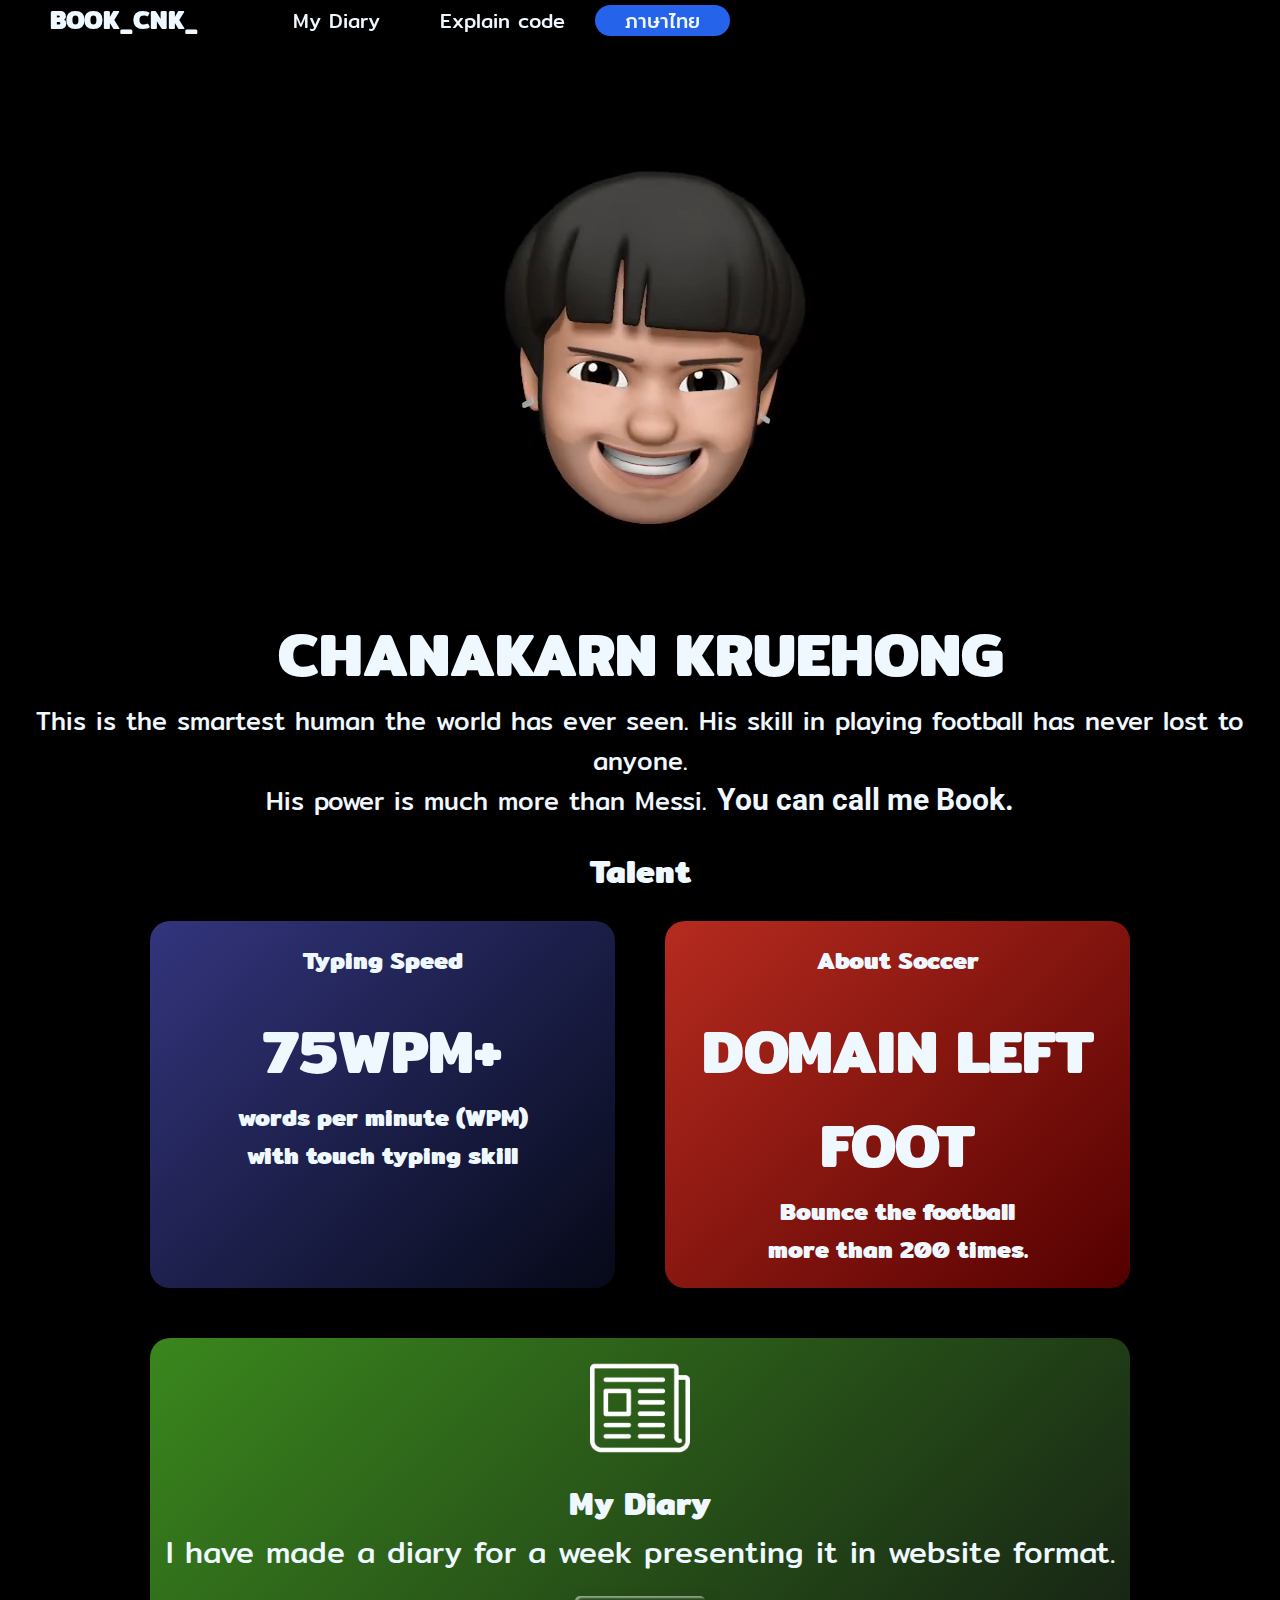
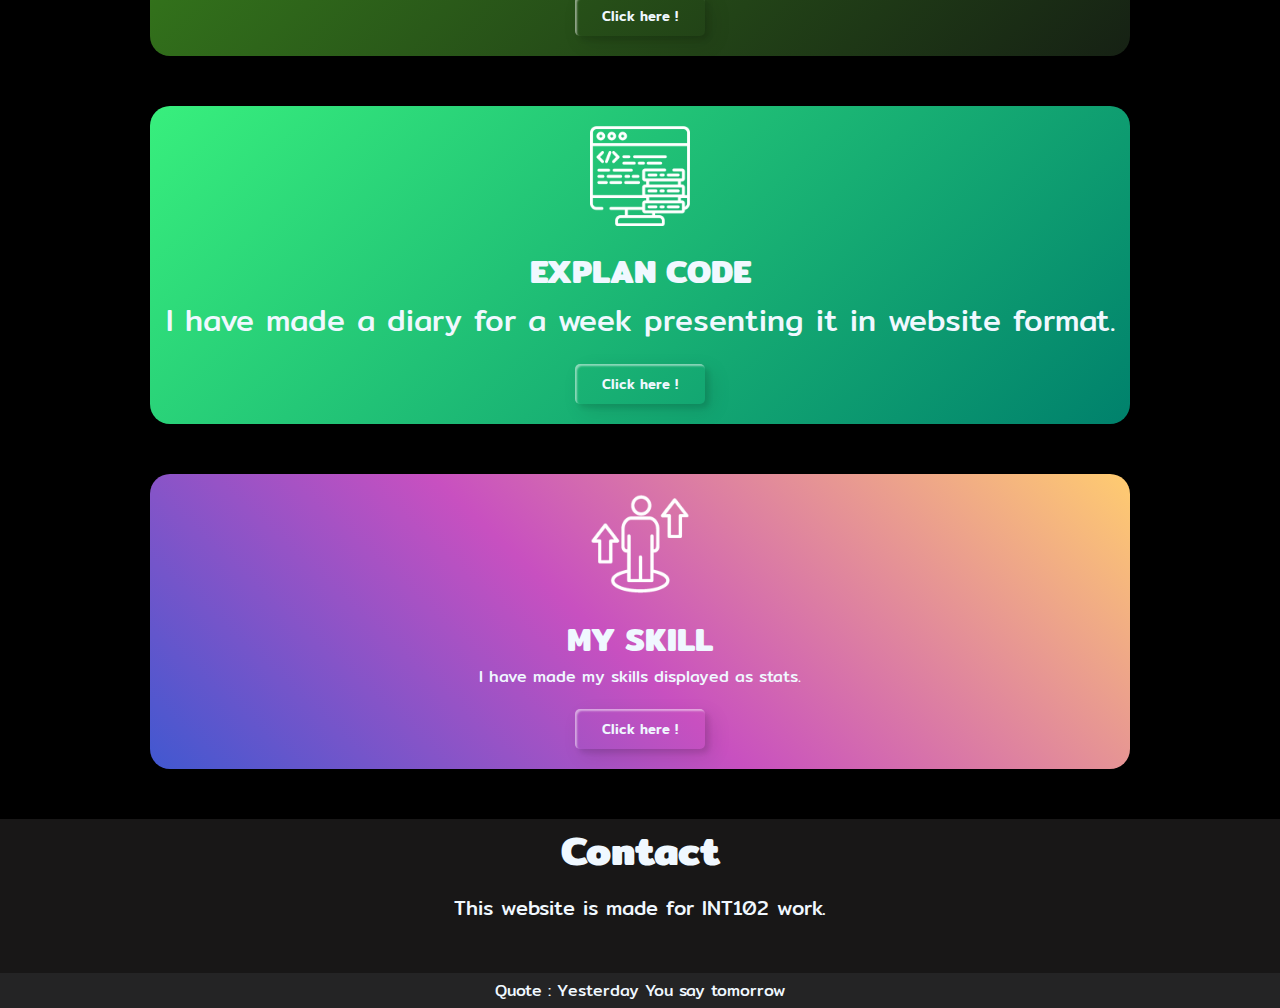
<file: html/index.html>
<!DOCTYPE html>
<html lang="en">
<head>
    <meta charset="UTF-8">
    <meta http-equiv="X-UA-Compatible" content="IE=edge">
    <meta name="viewport" content="width=device-width, initial-scale=1.0">
    <title>BOOK_CNK_</title>
    <link rel="stylesheet" href="../css/index.css">
    <link rel="icon" type="image/x-icon" href="../img/me1.png">
    <link rel="stylesheet" href="https://cdnjs.cloudflare.com/ajax/libs/font-awesome/6.2.0/css/all.min.css" integrity="sha512-xh6O/CkQoPOWDdYTDqeRdPCVd1SpvCA9XXcUnZS2FmJNp1coAFzvtCN9BmamE+4aHK8yyUHUSCcJHgXloTyT2A==" crossorigin="anonymous" referrerpolicy="no-referrer" />
</head>
<body>
    <header>
        <div class="logo">
            <a href="../html/index.html">BOOK_CNK_</a>
        </div>
        <div class="nav-bar">
            <ul>
                <li>
                    <a href="./mydiary.html" class="nav-bar-diary" >My Diary</a>
                </li>
                <li>
                    <a href="../html/explan.html" class="nav-bar-explan">Explain code</a>
                </li>
                <li>
                    <a href="./indexth.html" class="bth-th">ภาษาไทย</a>
                </li> 
            </ul>
        </div>
    </header>
    
    <div class="content-vdo">
        <video  class="content-vdo1" width="640px" height="480px" autoplay loop muted >
            <source src="../img/Me.mp4" type="video/mp4" />
          </video>
    </div>

    <div>
        <h1 class="my-name">
            CHANAKARN KRUEHONG
        </h1>
        <p class="my-information">
            This is the smartest human the world has ever seen. His skill in playing football has never lost to anyone.<br> His power is much more than Messi. <span class="text-1"> You can call me Book.</span>
        </p>
    </div>
    <br>
    <h1 style="text-align: center;">Talent</h1>
    <br>


    <div class="content-2">
        <div class="content-2-1">
            <h2>Typing Speed</h2>
            <br>
            <p ><span style="font-size: 60px; font-weight:bold" >75WPM+</span></p>
            <h2>words per minute (WPM) <br>
                with touch typing skill</h2>
        </div>
        <div class="content-2-2">
            <h2>About Soccer</h2>
            <br>
            <p ><span style="font-size: 60px; font-weight:bold" >DOMAIN LEFT FOOT </span></p>
            <h2>
                Bounce the football <br>
                more than 200 times.
            </h2>
        </div>
    </div>

    <div class="content-diary">
        <img src="../img/note-1.png" alt="" class="content-diary-img"> 
        <h1>
            My Diary
        </h1>
        <p>
            I have made a diary for a week presenting it in website format.
        </p>
        <div class="btn-cen">
                <button class="custom-btn btn-15">
                    <a href="../html/mydiary.html">Click here !</a>
                </button>
            </a>
        </div>
    </div>

    <div class="content-explan">
        <img src="../img/data.png" alt="" class="content-diary-img"> 
        <h1>
            EXPLAN CODE
        </h1>
        <p>
            I have made a diary for a week presenting it in website format.
        </p>
        <div class="btn-cen">
                <button class="custom-btn btn-16">
                    <a href="../html/explan.html">Click here !</a>
                </button>
            </a>
        </div>
    </div>

    <div class="content-myskill">
        <img src="../img/self-improve.png" alt="" class="content-diary-img"> 
        <h1>
           MY SKILL
        </h1>
        <p>
            I have made my skills displayed as stats.
        </p>
        <div class="btn-cen">
                <button class="custom-btn btn-17">
                    <a href="../html/myskill.html">Click here !</a>
                </button>
            </a>
        </div>
    </div>

    

    


<footer>
    <div class="footer-content">
        <h3>Contact</h3>
        <p>This website is made for INT102 work.</p>
        <ul class="socials">
            <li>
                <a href=""><i class="fa-brands fa-instagram"></i></a>
            </li>
            <li>
                <a href="https://www.facebook.com/book.chanakarn/" target="_blank"><i class="fa-brands fa-facebook "></i></a>
            </li>
            <li>
                <a href="https://github.com/BookCnk" target="_blank"><i class="fa-brands fa-github"></i></a>
            </li>
            <li>
                <a href="https://www.youtube.com/channel/UCiDeHL60P4KA8roM4_jMufg" target="_blank"><i class="fa-brands fa-youtube"></i></a>
            </li>
        </ul>
    </div>
    <div class="footer-bottom">
        <p>Quote : Yesterday You say tomorrow</p> 
    </div>
</footer>

</body>
</html>
</file>
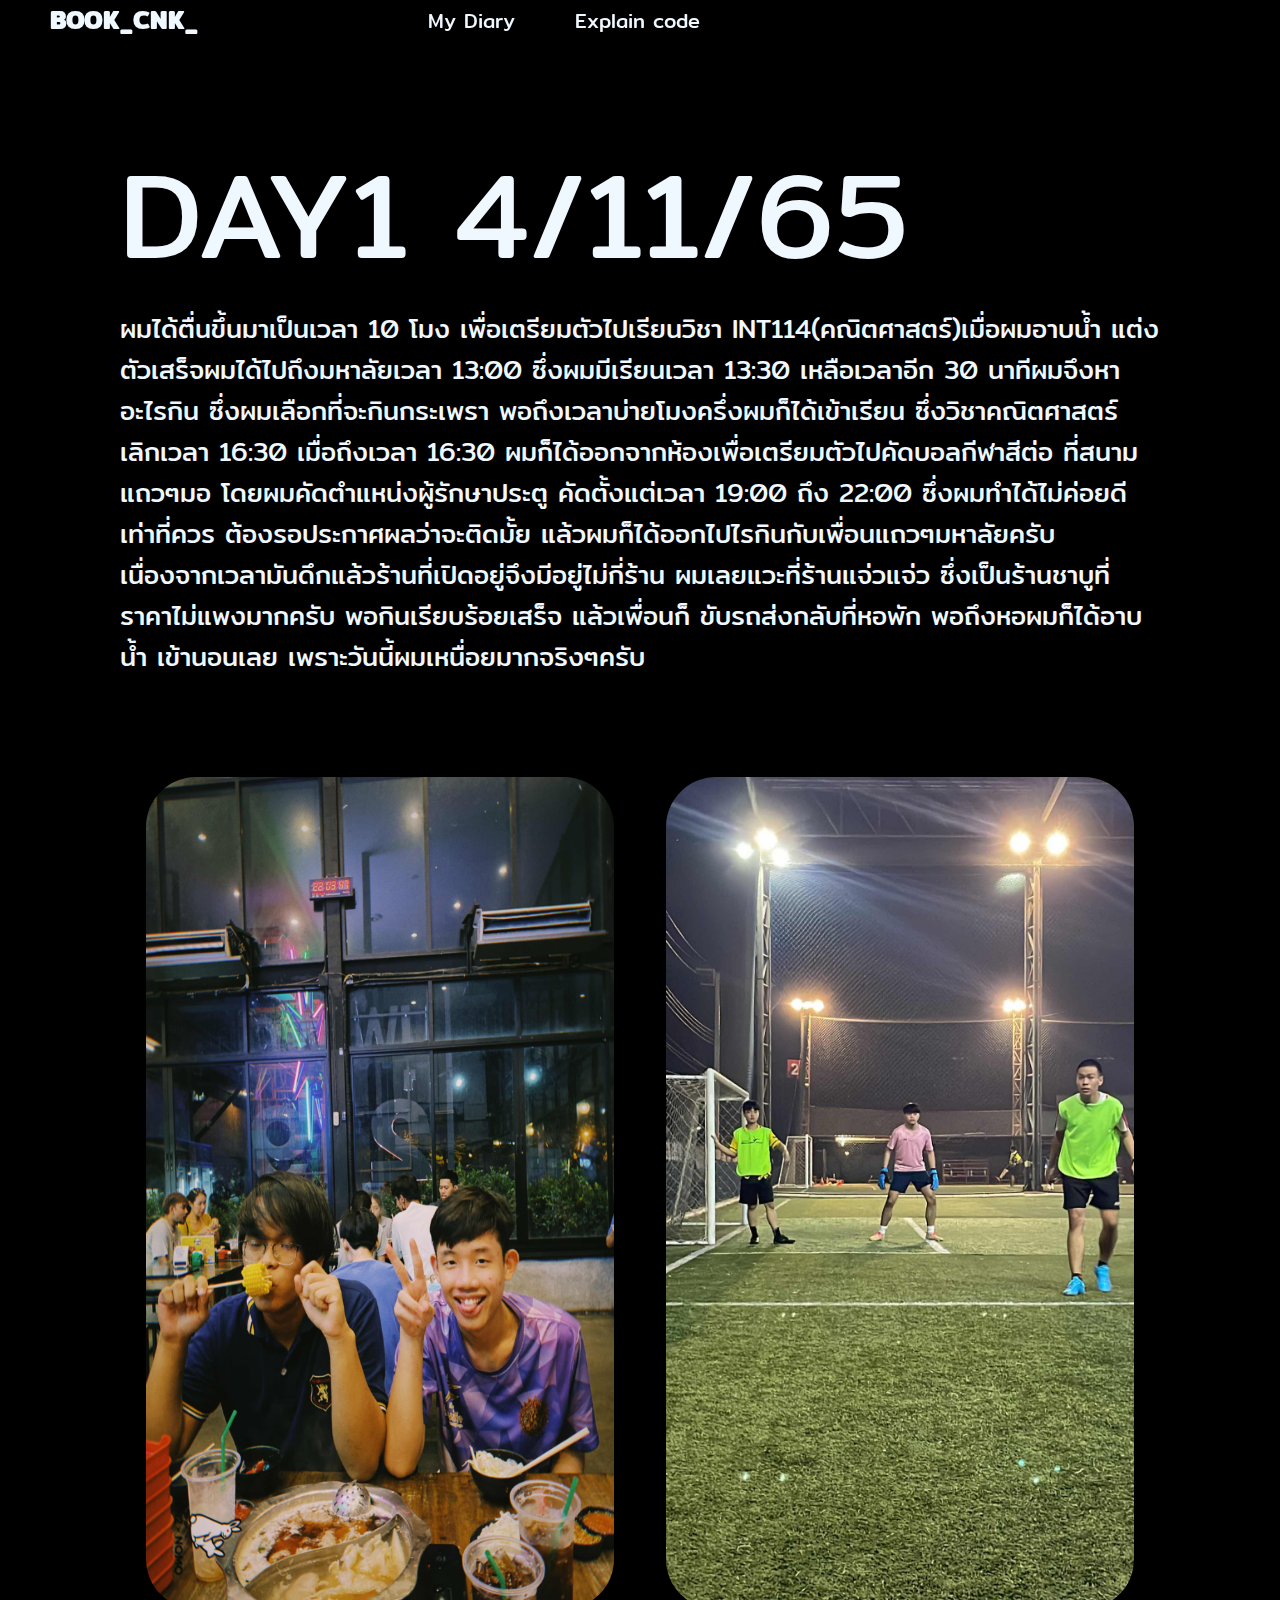
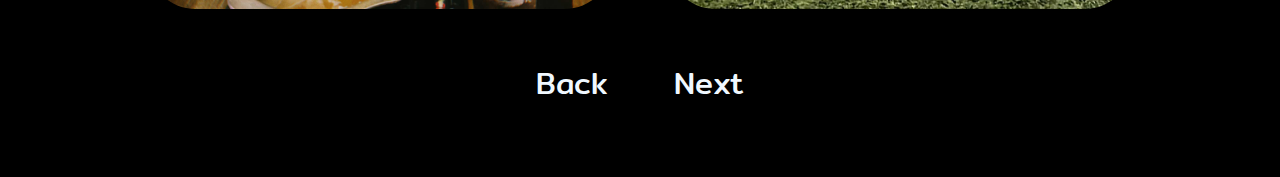
<file: html/day1.html>
<!DOCTYPE html>
<html lang="en">
<head>
    <meta charset="UTF-8">
    <meta http-equiv="X-UA-Compatible" content="IE=edge">
    <meta name="viewport" content="width=device-width, initial-scale=1.0">
    <title>DAY1</title>
    <link rel="stylesheet" href="../css/index.css">
    <link rel="icon" type="image/x-icon" href="../img/me1.png">
    <link rel="stylesheet" href="https://cdnjs.cloudflare.com/ajax/libs/font-awesome/6.2.0/css/all.min.css" integrity="sha512-xh6O/CkQoPOWDdYTDqeRdPCVd1SpvCA9XXcUnZS2FmJNp1coAFzvtCN9BmamE+4aHK8yyUHUSCcJHgXloTyT2A==" crossorigin="anonymous" referrerpolicy="no-referrer" />
    <link rel="stylesheet" href="../css/diary.css">
</head>
<body>
    <header>
        <div class="logo">
            <a href="../html/index.html">BOOK_CNK_</a>
        </div>
        <div class="hamberger">
            <div class="line"></div>
            <div class="line"></div>
            <div class="line"></div>
        </div>
        <nav class="nav-bar">
            <ul>
                <li>
                    <a href="./mydiary.html" class="nav-bar-diary" >My Diary</a>
                </li>
                <li>
                    <a href="./explan.html" class="nav-bar-explan"  >Explain code</a>
                </li>
            </ul>
        </nav>
    </header>

    <div class="content-day1">
        <h1>
            
        </h1>
        <p>
            <span style="font-size: 120px; ">DAY1 4/11/65</span><br>
           ผมได้ตื่นขึ้นมาเป็นเวลา 10 โมง เพื่อเตรียมตัวไปเรียนวิชา INT114(คณิตศาสตร์)เมื่อผมอาบน้ำ แต่งตัวเสร็จผมได้ไปถึงมหาลัยเวลา 13:00 ซึ่งผมมีเรียนเวลา 13:30 เหลือเวลาอีก 30 นาทีผมจึงหาอะไรกิน
           ซึ่งผมเลือกที่จะกินกระเพรา พอถึงเวลาบ่ายโมงครึ่งผมก็ได้เข้าเรียน ซึ่งวิชาคณิตศาสตร์ เลิกเวลา 16:30 เมื่อถึงเวลา 16:30 ผมก็ได้ออกจากห้องเพื่อเตรียมตัวไปคัดบอลกีฬาสีต่อ
           ที่สนามแถวๆมอ โดยผมคัดตำแหน่งผู้รักษาประตู คัดตั้งแต่เวลา 19:00 ถึง 22:00 ซึ่งผมทำได้ไม่ค่อยดีเท่าที่ควร ต้องรอประกาศผลว่าจะติดมั้ย แล้วผมก็ได้ออกไปไรกินกับเพื่อนแถวๆมหาลัยครับ เนื่องจากเวลามันดึกแล้วร้านที่เปิดอยู่จึงมีอยู่ไม่กี่ร้าน ผมเลยแวะที่ร้านแจ่วแจ่ว ซึ่งเป็นร้านชาบูที่ราคาไม่แพงมากครับ พอกินเรียบร้อยเสร็จ แล้วเพื่อนก็
           ขับรถส่งกลับที่หอพัก พอถึงหอผมก็ได้อาบน้ำ เข้านอนเลย เพราะวันนี้ผมเหนื่อยมากจริงๆครับ
        </p>
    </div>

    <div class="img-day1">
        <img src="../img/Aboutd1"  alt="">
        <img src="../img/Aboutd1-1" alt="">

    </div>

    <div class="footer-dai-1">
        <a href="./mydiary.html">Back</a>
        <a href="./day2.html">Next</a>
    </div>

</body>
</file>
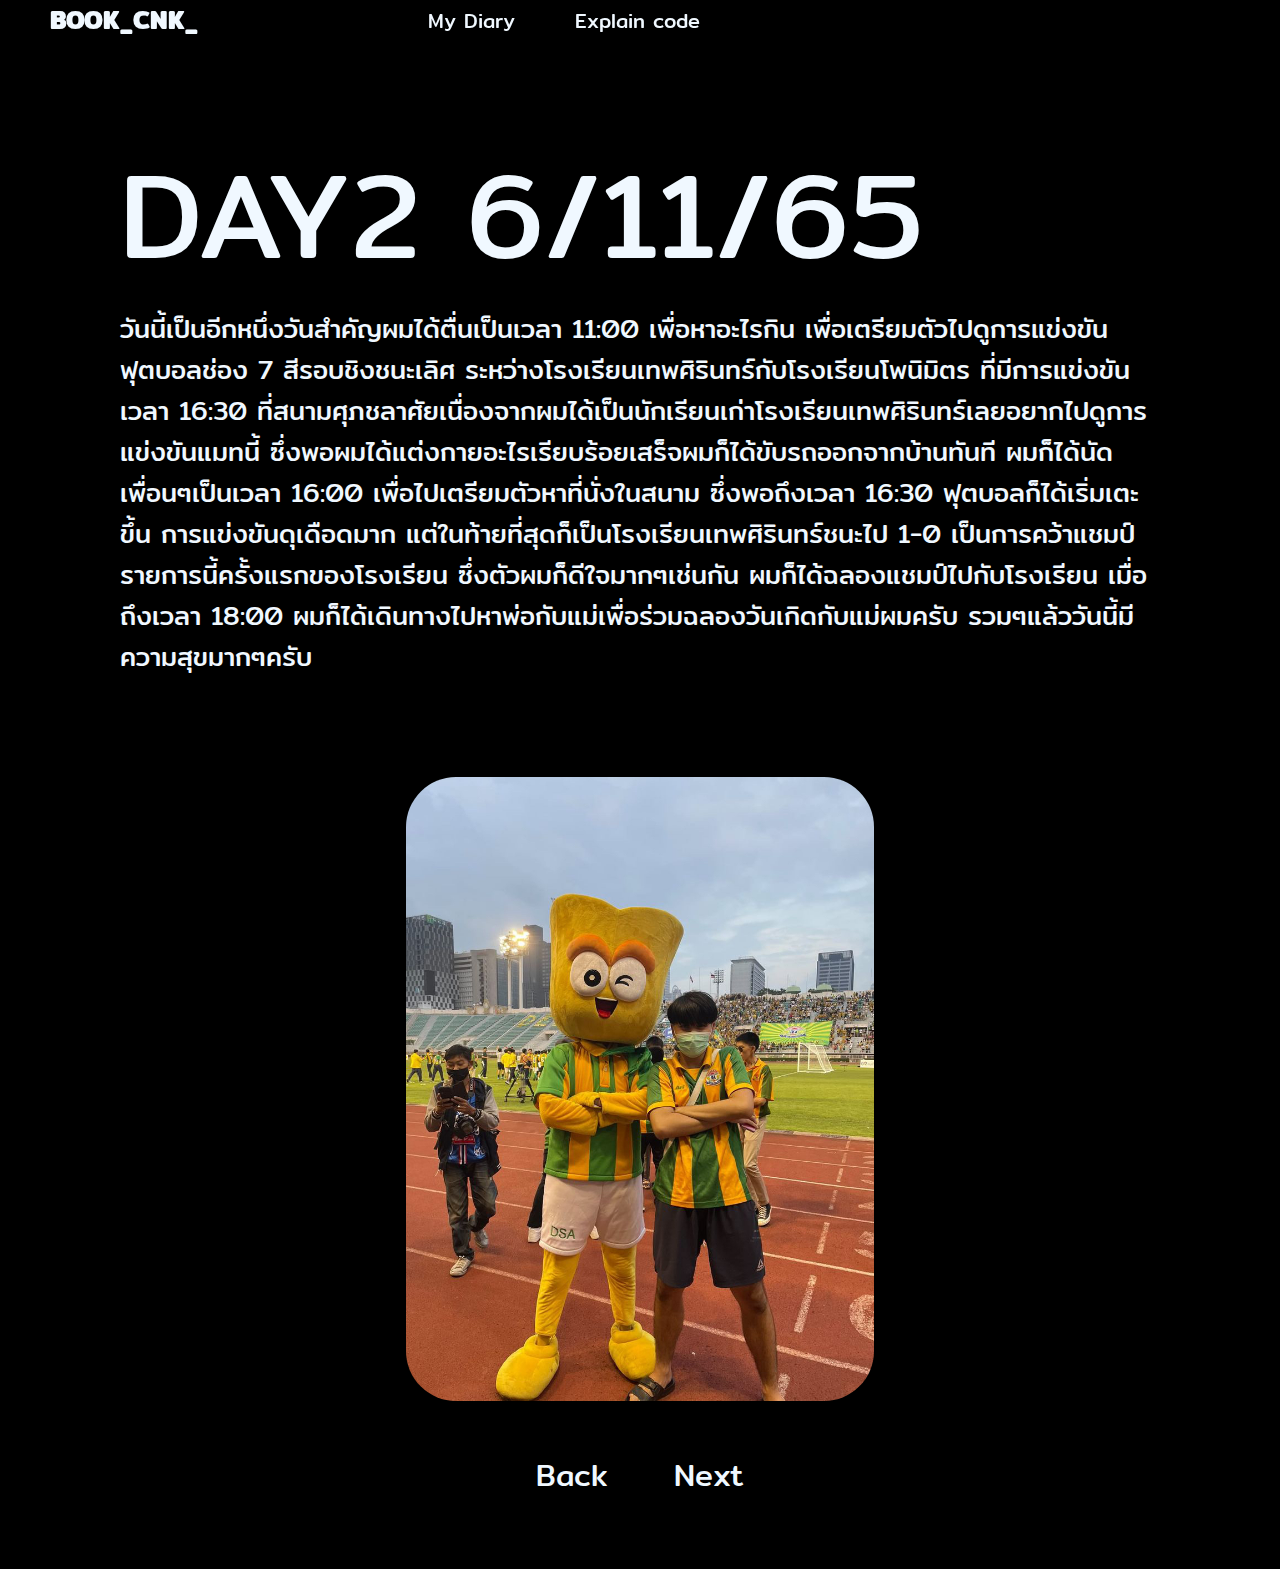
<file: html/day2.html>
<!DOCTYPE html>
<html lang="en">
<head>
    <meta charset="UTF-8">
    <meta http-equiv="X-UA-Compatible" content="IE=edge">
    <meta name="viewport" content="width=device-width, initial-scale=1.0">
    <title>DAY@</title>
    <link rel="stylesheet" href="../css/index.css">
    <link rel="icon" type="image/x-icon" href="../img/me1.png">
    <link rel="stylesheet" href="https://cdnjs.cloudflare.com/ajax/libs/font-awesome/6.2.0/css/all.min.css" integrity="sha512-xh6O/CkQoPOWDdYTDqeRdPCVd1SpvCA9XXcUnZS2FmJNp1coAFzvtCN9BmamE+4aHK8yyUHUSCcJHgXloTyT2A==" crossorigin="anonymous" referrerpolicy="no-referrer" />
    <link rel="stylesheet" href="../css/diary.css">
</head>
<body>
    <header>
        <div class="logo">
            <a href="../html/index.html">BOOK_CNK_</a>
        </div>
        <div class="hamberger">
            <div class="line"></div>
            <div class="line"></div>
            <div class="line"></div>
        </div>
        <nav class="nav-bar">
            <ul>
                <li>
                    <a href="./mydiary.html" class="nav-bar-diary" >My Diary</a>
                </li>
                <li>
                    <a href="./explan.html" class="nav-bar-explan"  >Explain code</a>
                </li>
               
            </ul>
        </nav>
    </header>

    <div class="content-day1">
        <h1>
            
        </h1>
        <p>
            <span style="font-size: 120px; ">DAY2 6/11/65</span><br>
           วันนี้เป็นอีกหนึ่งวันสำคัญผมได้ตื่นเป็นเวลา 11:00 เพื่อหาอะไรกิน เพื่อเตรียมตัวไปดูการแข่งขันฟุตบอลช่อง 7 สีรอบชิงชนะเลิศ ระหว่างโรงเรียนเทพศิรินทร์กับโรงเรียนโพนิมิตร ที่มีการแข่งขันเวลา 16:30 ที่สนามศุภชลาศัยเนื่องจากผมได้เป็นนักเรียนเก่าโรงเรียนเทพศิรินทร์เลยอยากไปดูการแข่งขันแมทนี้
           ซึ่งพอผมได้แต่งกายอะไรเรียบร้อยเสร็จผมก็ได้ขับรถออกจากบ้านทันที ผมก็ได้นัดเพื่อนๆเป็นเวลา 16:00 เพื่อไปเตรียมตัวหาที่นั่งในสนาม ซึ่งพอถึงเวลา 16:30 ฟุตบอลก็ได้เริ่มเตะขึ้น การแข่งขันดุเดือดมาก แต่ในท้ายที่สุดก็เป็นโรงเรียนเทพศิรินทร์ชนะไป 1-0 เป็นการคว้าแชมป์รายการนี้ครั้งแรกของโรงเรียน 
           ซึ่งตัวผมก็ดีใจมากๆเช่นกัน ผมก็ได้ฉลองแชมป์ไปกับโรงเรียน เมื่อถึงเวลา 18:00 ผมก็ได้เดินทางไปหาพ่อกับแม่เพื่อร่วมฉลองวันเกิดกับแม่ผมครับ รวมๆแล้ววันนี้มีความสุขมากๆครับ     
        </p>
    </div>

    <div class="img-day1">
        <img src="../img/day2-imgg.jpg"  alt="">

    </div>

    <div class="footer-dai-1">
        <a href="./day1.html">Back</a>
        <a href="./day3.html">Next</a>
    </div>

</body>
</file>
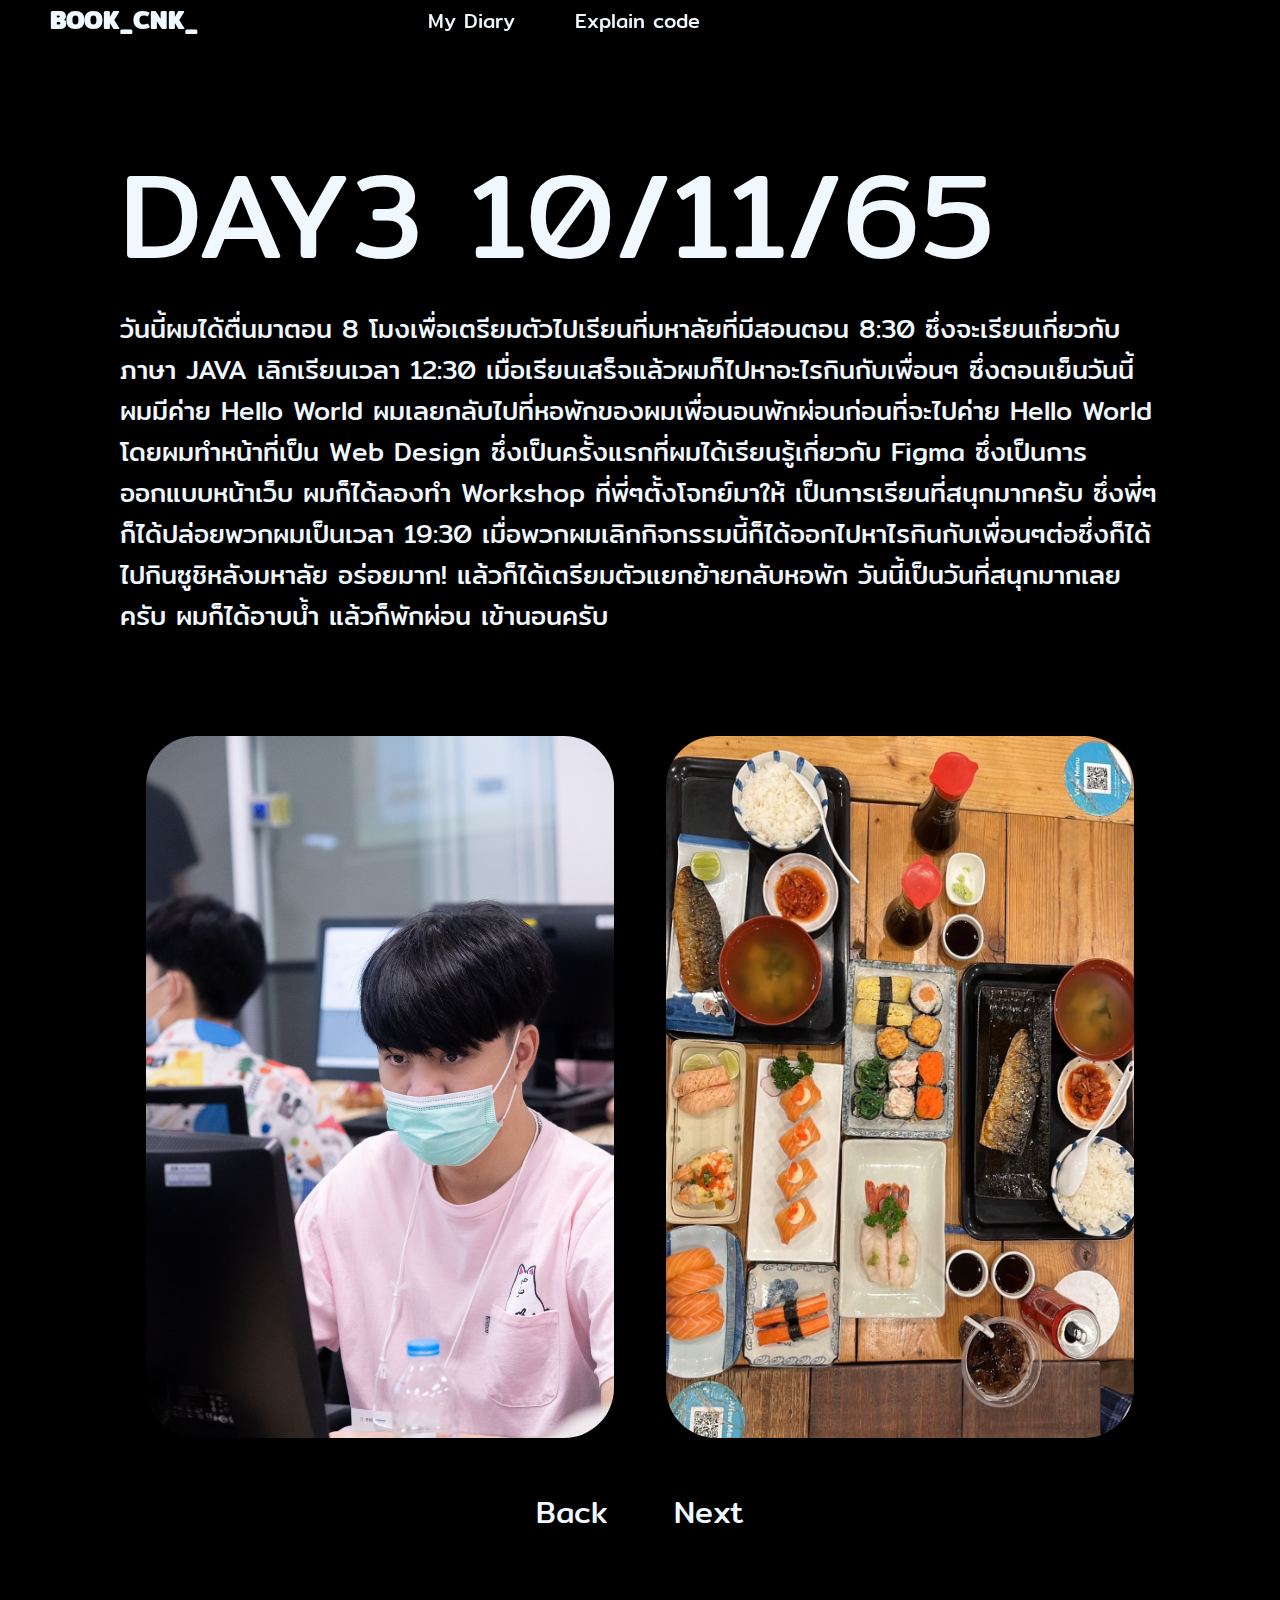
<file: html/day3.html>
<!DOCTYPE html>
<html lang="en">
<head>
    <meta charset="UTF-8">
    <meta http-equiv="X-UA-Compatible" content="IE=edge">
    <meta name="viewport" content="width=device-width, initial-scale=1.0">
    <title>DAY3</title>
    <link rel="stylesheet" href="../css/index.css">
    <link rel="icon" type="image/x-icon" href="../img/me1.png">
    <link rel="stylesheet" href="https://cdnjs.cloudflare.com/ajax/libs/font-awesome/6.2.0/css/all.min.css" integrity="sha512-xh6O/CkQoPOWDdYTDqeRdPCVd1SpvCA9XXcUnZS2FmJNp1coAFzvtCN9BmamE+4aHK8yyUHUSCcJHgXloTyT2A==" crossorigin="anonymous" referrerpolicy="no-referrer" />
    <link rel="stylesheet" href="../css/diary.css">
</head>
<body>
    <header>
        <div class="logo">
            <a href="../html/index.html">BOOK_CNK_</a>
        </div>
        <div class="hamberger">
            <div class="line"></div>
            <div class="line"></div>
            <div class="line"></div>
        </div>
        <nav class="nav-bar">
            <ul>
                <li>
                    <a href="./mydiary.html" class="nav-bar-diary" >My Diary</a>
                </li>
                <li>
                    <a href="./explan.html" class="nav-bar-explan"  >Explain code</a>
                </li>
               
            </ul>
        </nav>
    </header>
    
    <div class="content-day1">
        <h1>
            
        </h1>
        <p>
            <span style="font-size: 120px; ">DAY3 10/11/65</span><br>
           วันนี้ผมได้ตื่นมาตอน 8 โมงเพื่อเตรียมตัวไปเรียนที่มหาลัยที่มีสอนตอน 8:30 ซึ่งจะเรียนเกี่ยวกับภาษา JAVA เลิกเรียนเวลา 12:30 เมื่อเรียนเสร็จแล้วผมก็ไปหาอะไรกินกับเพื่อนๆ ซึ่งตอนเย็นวันนี้ผมมีค่าย
           Hello World ผมเลยกลับไปที่หอพักของผมเพื่อนอนพักผ่อนก่อนที่จะไปค่าย Hello World โดยผมทำหน้าที่เป็น Web Design ซึ่งเป็นครั้งแรกที่ผมได้เรียนรู้เกี่ยวกับ Figma ซึ่งเป็นการออกแบบหน้าเว็บ
           ผมก็ได้ลองทำ Workshop ที่พี่ๆตั้งโจทย์มาให้ เป็นการเรียนที่สนุกมากครับ ซึ่งพี่ๆก็ได้ปล่อยพวกผมเป็นเวลา 19:30 เมื่อพวกผมเลิกกิจกรรมนี้ก็ได้ออกไปหาไรกินกับเพื่อนๆต่อซึ่งก็ได้ไปกินซูชิหลังมหาลัย อร่อยมาก! แล้วก็ได้เตรียมตัวแยกย้ายกลับหอพัก 
           วันนี้เป็นวันที่สนุกมากเลยครับ ผมก็ได้อาบน้ำ แล้วก็พักผ่อน เข้านอนครับ         
        </p>
    </div>

    <div class="img-day1">
        <img src="../img/DAY3-img.jpg" alt="">
        <img src="../img/day3-ss.jpg" alt="">


    </div>

    <div class="footer-dai-1">
        <a href="./day2.html">Back</a>
        <a href="./day4.html">Next</a>
    </div>

</body>
</file>
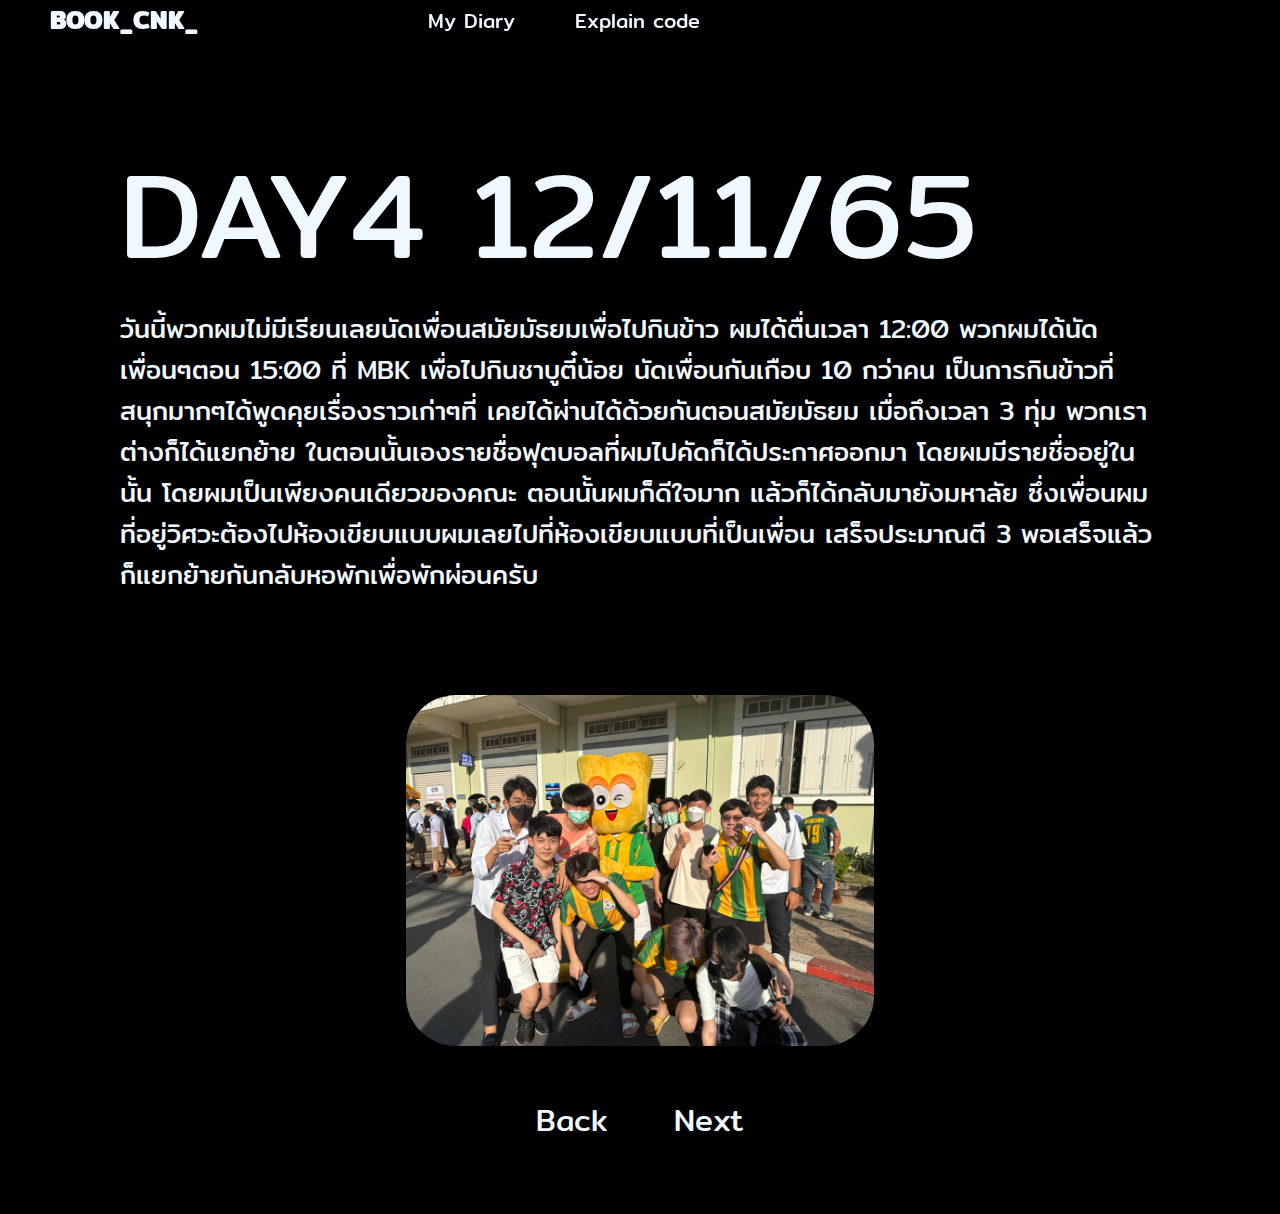
<file: html/day4.html>
<!DOCTYPE html>
<html lang="en">
<head>
    <meta charset="UTF-8">
    <meta http-equiv="X-UA-Compatible" content="IE=edge">
    <meta name="viewport" content="width=device-width, initial-scale=1.0">
    <title>DAY4</title>
    <link rel="stylesheet" href="../css/index.css">
    <link rel="icon" type="image/x-icon" href="../img/me1.png">
    <link rel="stylesheet" href="https://cdnjs.cloudflare.com/ajax/libs/font-awesome/6.2.0/css/all.min.css" integrity="sha512-xh6O/CkQoPOWDdYTDqeRdPCVd1SpvCA9XXcUnZS2FmJNp1coAFzvtCN9BmamE+4aHK8yyUHUSCcJHgXloTyT2A==" crossorigin="anonymous" referrerpolicy="no-referrer" />
    <link rel="stylesheet" href="../css/diary.css">
</head>
<body>
    <header>
        <div class="logo">
            <a href="../html/index.html">BOOK_CNK_</a>
        </div>
        <div class="hamberger">
            <div class="line"></div>
            <div class="line"></div>
            <div class="line"></div>
        </div>
        <nav class="nav-bar">
            <ul>
                <li>
                    <a href="./mydiary.html" class="nav-bar-diary" >My Diary</a>
                </li>
                <li>
                    <a href="./explan.html" class="nav-bar-explan"  >Explain code</a>
                </li>
                
            </ul>
        </nav>  
    </header>

    <div class="content-day1">
        <h1>
            
        </h1>
        <p>
            <span style="font-size: 120px; ">DAY4 12/11/65 </span><br>
            วันนี้พวกผมไม่มีเรียนเลยนัดเพื่อนสมัยมัธยมเพื่อไปกินข้าว ผมได้ตื่นเวลา 12:00 พวกผมได้นัดเพื่อนๆตอน 15:00 ที่ MBK เพื่อไปกินชาบูตี๋น้อย นัดเพื่อนกันเกือบ 10 กว่าคน เป็นการกินข้าวที่สนุกมากๆได้พูดคุยเรื่องราวเก่าๆที่
            เคยได้ผ่านได้ด้วยกันตอนสมัยมัธยม เมื่อถึงเวลา 3 ทุ่ม พวกเราต่างก็ได้แยกย้าย ในตอนนั้นเองรายชื่อฟุตบอลที่ผมไปคัดก็ได้ประกาศออกมา โดยผมมีรายชื่ออยู่ในนั้น โดยผมเป็นเพียงคนเดียวของคณะ ตอนนั้นผมก็ดีใจมาก 
            แล้วก็ได้กลับมายังมหาลัย ซึ่งเพื่อนผมที่อยู่วิศวะต้องไปห้องเขียบแบบผมเลยไปที่ห้องเขียบแบบที่เป็นเพื่อน เสร็จประมาณตี 3 พอเสร็จแล้วก็แยกย้ายกันกลับหอพักเพื่อพักผ่อนครับ              
        </p>
    </div> 

    <div class="img-day1">
        <img src="../img/day4-img.jpg"  alt="">
    </div>

    <div class="footer-dai-1">
        <a href="./day3.html">Back</a>
        <a href="./day5.html">Next</a>
    </div>

</body>
</file>
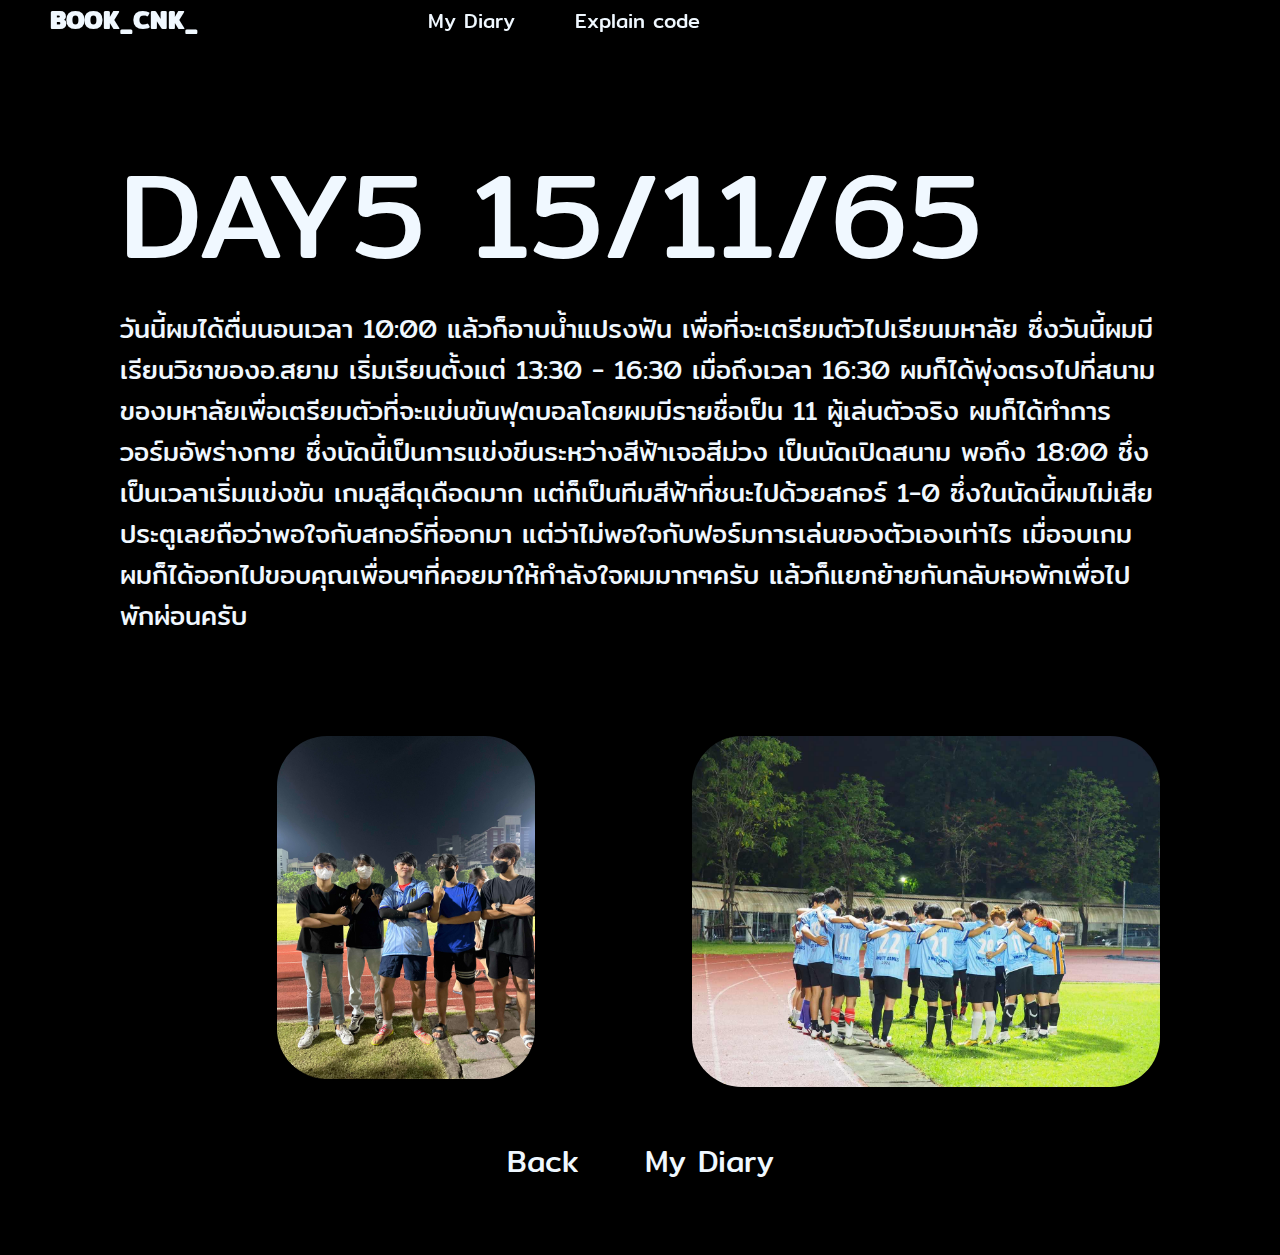
<file: html/day5.html>
<!DOCTYPE html>
<html lang="en">
<head>
    <meta charset="UTF-8">
    <meta http-equiv="X-UA-Compatible" content="IE=edge">
    <meta name="viewport" content="width=device-width, initial-scale=1.0">
    <title>DAY5</title>
    <link rel="stylesheet" href="../css/index.css">
    <link rel="icon" type="image/x-icon" href="../img/me1.png">
    <link rel="stylesheet" href="https://cdnjs.cloudflare.com/ajax/libs/font-awesome/6.2.0/css/all.min.css" integrity="sha512-xh6O/CkQoPOWDdYTDqeRdPCVd1SpvCA9XXcUnZS2FmJNp1coAFzvtCN9BmamE+4aHK8yyUHUSCcJHgXloTyT2A==" crossorigin="anonymous" referrerpolicy="no-referrer" />
    <link rel="stylesheet" href="../css/diary.css">
</head>
<body>
    <header>
        <div class="logo">
            <a href="../html/index.html">BOOK_CNK_</a>
        </div>
        <div class="hamberger">
            <div class="line"></div>
            <div class="line"></div>
            <div class="line"></div>
        </div>
        <nav class="nav-bar">
            <ul>
                <li>
                    <a href="./mydiary.html" class="nav-bar-diary" >My Diary</a>
                </li>
                <li>
                    <a href="./explan.html" class="nav-bar-explan"  >Explain code</a>
                </li>
 
            </ul>
        </nav>
    </header>   

    <div class="content-day1">
        <h1>
            
        </h1>
        <p>
            <span style="font-size: 120px; ">DAY5 15/11/65</span><br>
            วันนี้ผมได้ตื่นนอนเวลา 10:00 แล้วก็อาบน้ำแปรงฟัน เพื่อที่จะเตรียมตัวไปเรียนมหาลัย ซึ่งวันนี้ผมมีเรียนวิชาของอ.สยาม เริ่มเรียนตั้งแต่ 13:30 - 16:30  เมื่อถึงเวลา 16:30 ผมก็ได้พุ่งตรงไปที่สนามของมหาลัยเพื่อเตรียมตัวที่จะแข่นขันฟุตบอลโดยผมมีรายชื่อเป็น 11 ผู้เล่นตัวจริง
            ผมก็ได้ทำการวอร์มอัพร่างกาย ซึ่งนัดนี้เป็นการแข่งขีนระหว่างสีฟ้าเจอสีม่วง เป็นนัดเปิดสนาม พอถึง 18:00 ซึ่งเป็นเวลาเริ่มแข่งขัน เกมสูสีดุเดือดมาก แต่ก็เป็นทีมสีฟ้าที่ชนะไปด้วยสกอร์ 1-0 ซึ่งในนัดนี้ผมไม่เสียประตูเลยถือว่าพอใจกับสกอร์ที่ออกมา แต่ว่าไม่พอใจกับฟอร์มการเล่นของตัวเองเท่าไร
            เมื่อจบเกม ผมก็ได้ออกไปขอบคุณเพื่อนๆที่คอยมาให้กำลังใจผมมากๆครับ แล้วก็แยกย้ายกันกลับหอพักเพื่อไปพักผ่อนครับ              
        </p>
    </div>

    <div class="img-day1">
       <div><img src="../img/day5-img.jpg"  alt=""></div>
        <img src="../img/day5-imgg.jpg"  alt="">
    </div>

    <div class="footer-dai-1">
        <a href="./day4.html">Back</a>
        <a href="./mydiary.html">My Diary</a>
    </div>

</body>
</file>
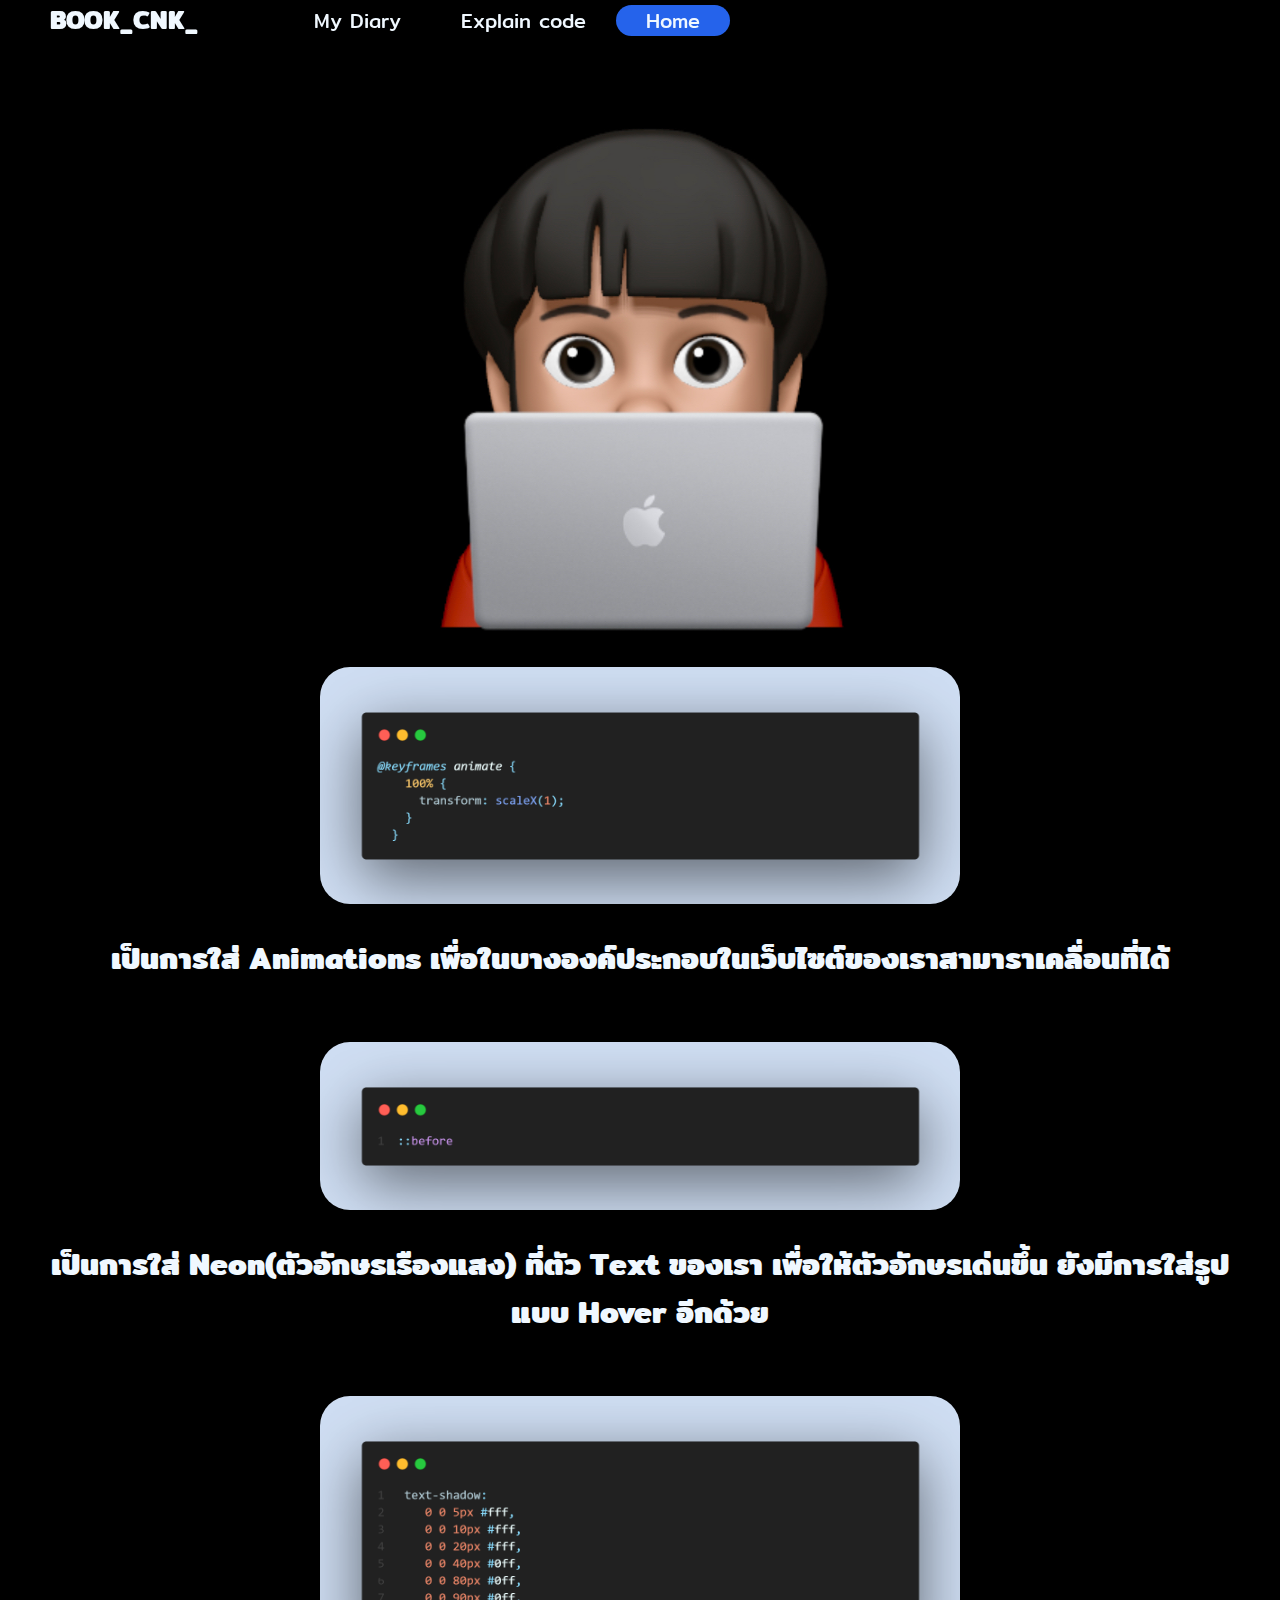
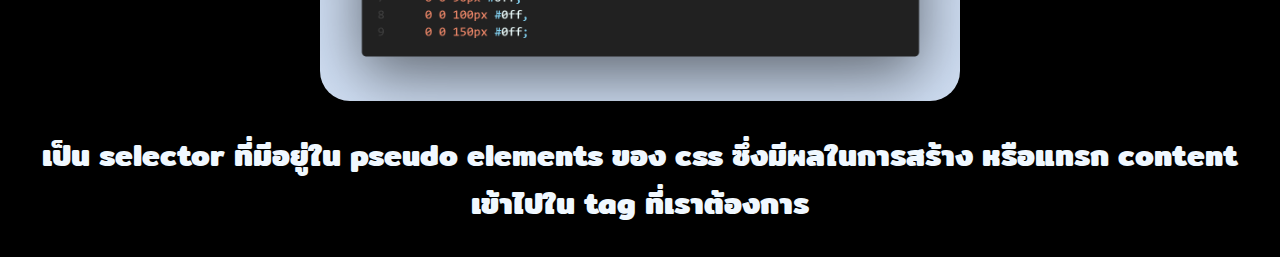
<file: html/explan.html>
<!DOCTYPE html>
<html lang="en">
<head>
    <meta charset="UTF-8">
    <meta http-equiv="X-UA-Compatible" content="IE=edge">
    <meta name="viewport" content="width=device-width, initial-scale=1.0">
    <title>Explain</title>
    <link rel="stylesheet" href="../css/index.css">
    <link rel="icon" type="image/x-icon" href="../img/me1.png">
    <link rel="stylesheet" href="../css/explan.css">
    <link rel="stylesheet" href="https://cdnjs.cloudflare.com/ajax/libs/font-awesome/6.2.0/css/all.min.css" integrity="sha512-xh6O/CkQoPOWDdYTDqeRdPCVd1SpvCA9XXcUnZS2FmJNp1coAFzvtCN9BmamE+4aHK8yyUHUSCcJHgXloTyT2A==" crossorigin="anonymous" referrerpolicy="no-referrer" />
    <link rel="stylesheet" href="../css/diary.css">
</head>
<body>
    <header>
        <div class="logo">
            <a href="../html/index.html">BOOK_CNK_</a>
        </div>
        <div class="nav-bar">
            <ul>
                <li>
                    <a href="./mydiary.html" class="nav-bar-diary" >My Diary</a>
                </li>
                <li>
                    <a href="./explan.html" class="nav-bar-explan"  >Explain code</a>
                </li>
                <li>
                    <a href="./index.html" class="bth-th">Home</a>
                </li>
            </ul>
        </div>
    </header>

<div>
    <img src="../img/me3.jpg" alt="" class="img-me2" >
</div>

<div>
    <img src="../img/explan 1" class="center" alt="">
    <h3 class="h3-topic">
        เป็นการใส่ Animations เพื่อในบางองค์ประกอบในเว็บไซต์ของเราสามาราเคลื่อนที่ได้
    </h3>
</div>

<div>
    <img src="../img/explan 3" class="center" alt="">
    <h3 class="h3-topic">
        เป็นการใส่ Neon(ตัวอักษรเรืองแสง) ที่ตัว Text ของเรา เพื่อให้ตัวอักษรเด่นขึ้น ยังมีการใส่รูปแบบ Hover อีกด้วย
    </h3>
</div>

<div>
    <img src="../img/explan 2" class="center" alt="">
    <h3 class="h3-topic">
        เป็น selector ที่มีอยู่ใน pseudo elements ของ css ซึ่งมีผลในการสร้าง หรือแทรก content เข้าไปใน tag ที่เราต้องการ
    </h3>
</div>



</body>
</file>
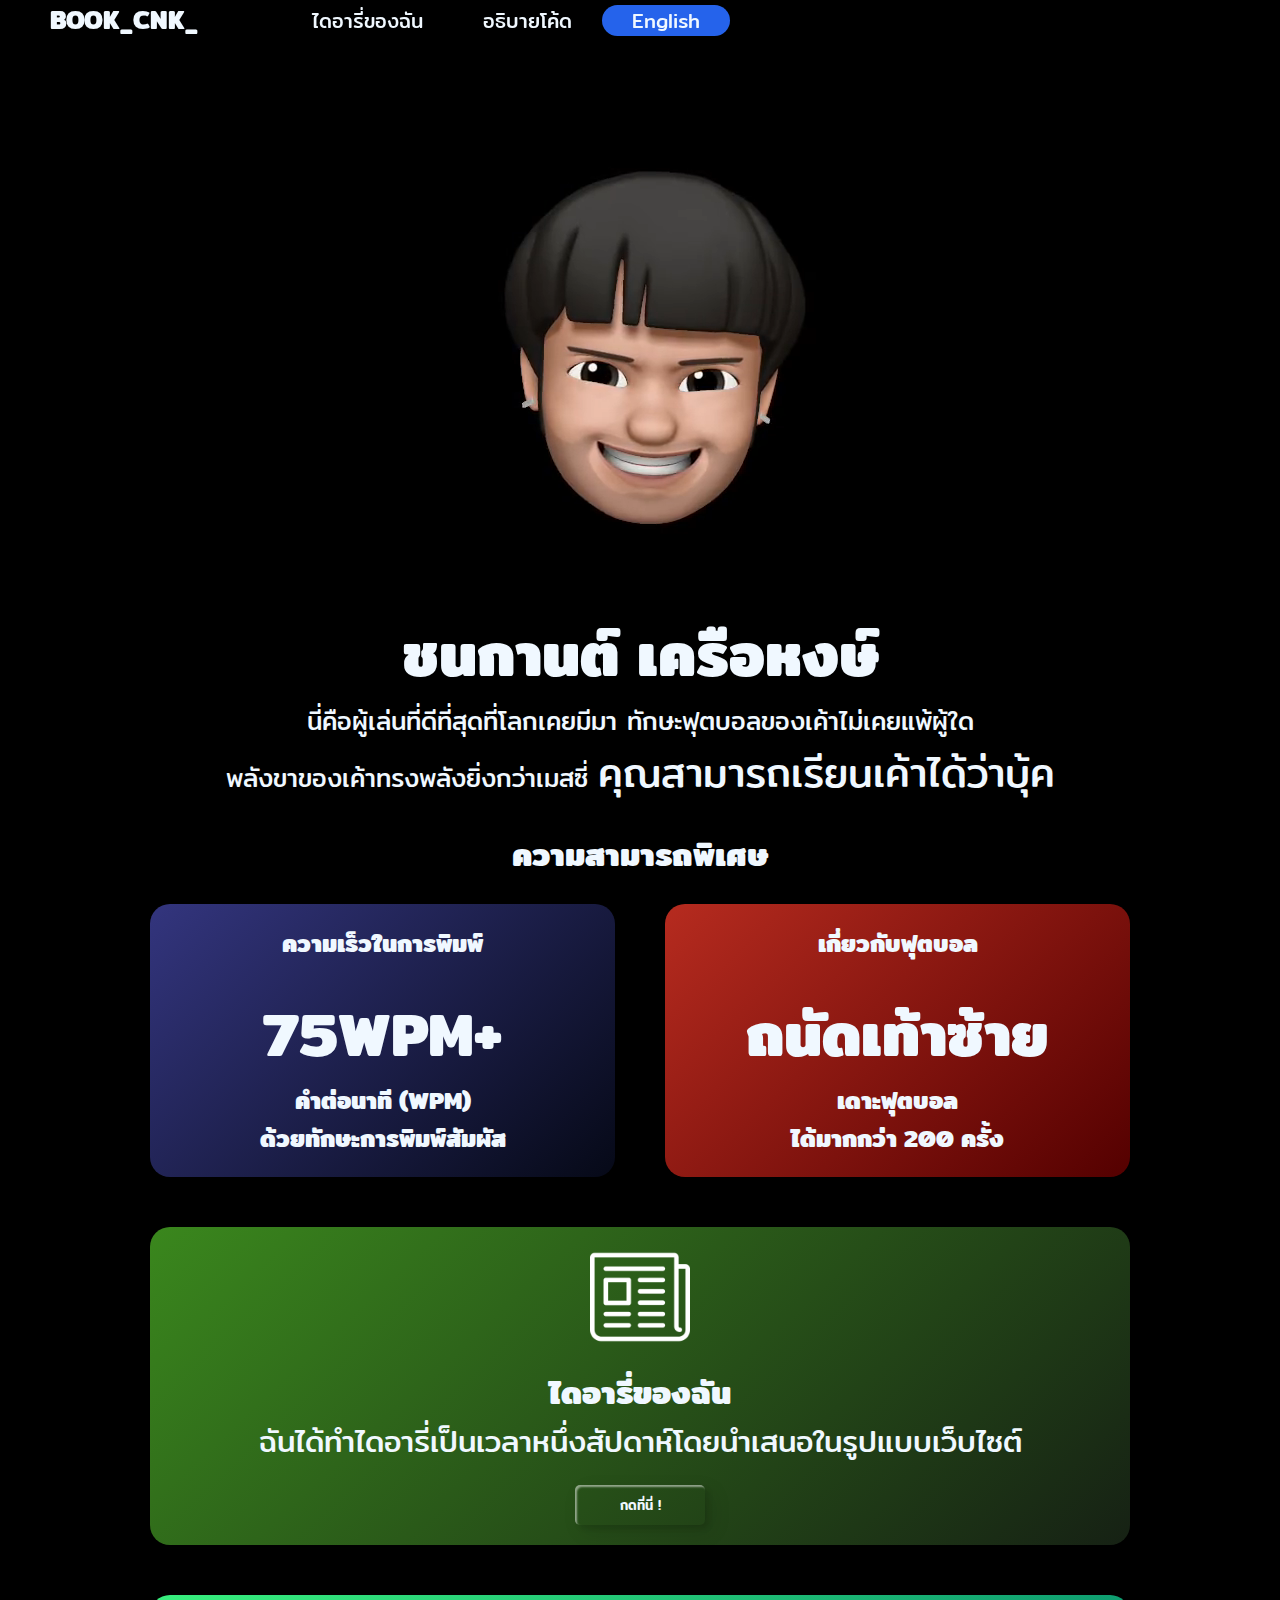
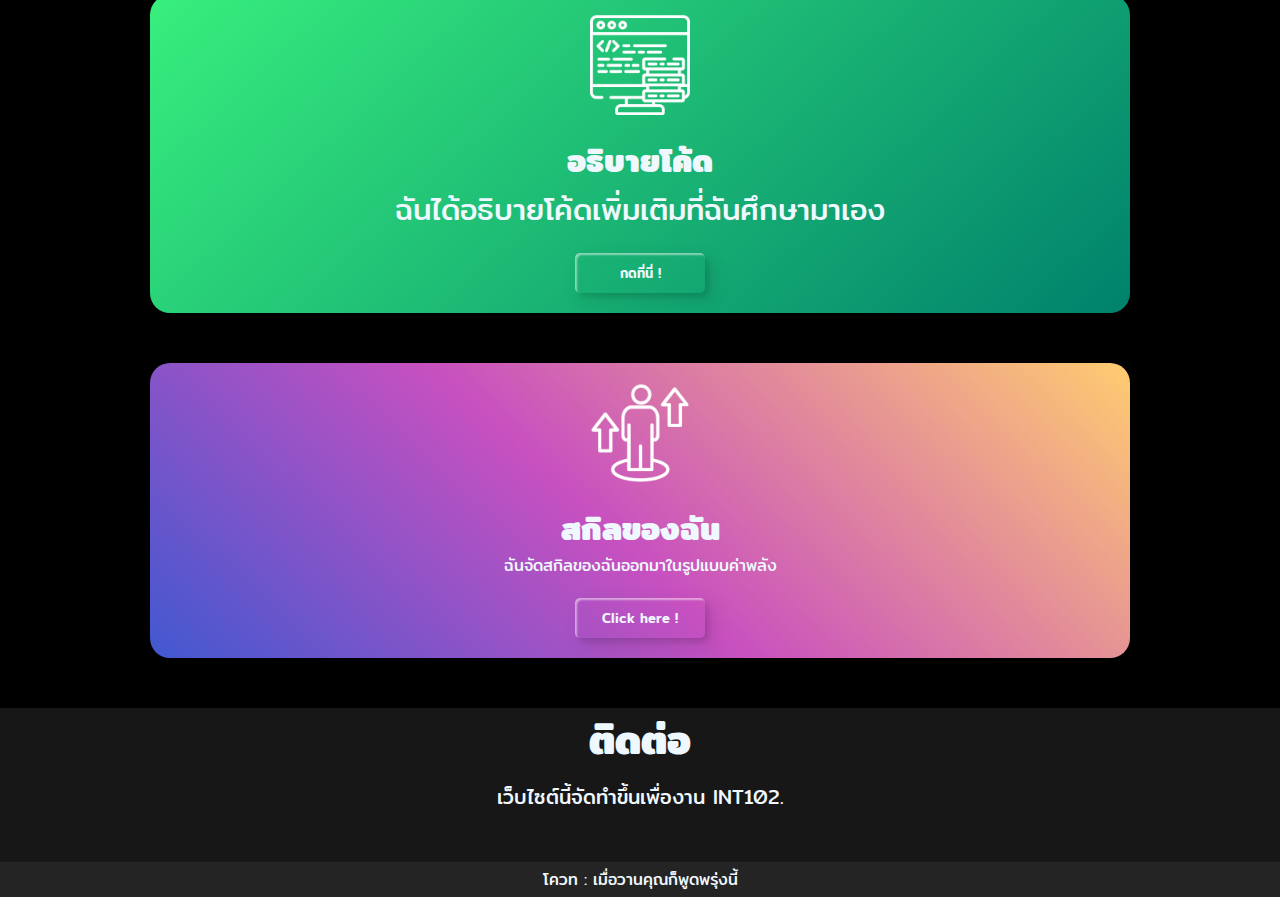
<file: html/indexth.html>
<!DOCTYPE html>
<html lang="en">
<head>
    <meta charset="UTF-8">
    <meta http-equiv="X-UA-Compatible" content="IE=edge">
    <meta name="viewport" content="width=device-width, initial-scale=1.0">
    <title>BOOK_CNK_</title>
    <link rel="stylesheet" href="../css/index.css">
    <link rel="icon" type="image/x-icon" href="../img/me1.png">
    <link rel="stylesheet" href="https://cdnjs.cloudflare.com/ajax/libs/font-awesome/6.2.0/css/all.min.css" integrity="sha512-xh6O/CkQoPOWDdYTDqeRdPCVd1SpvCA9XXcUnZS2FmJNp1coAFzvtCN9BmamE+4aHK8yyUHUSCcJHgXloTyT2A==" crossorigin="anonymous" referrerpolicy="no-referrer" />
</head>
<body>
    <header>
        <div class="logo">
            <a href="../html/index.html">BOOK_CNK_</a>
        </div>
        <div class="nav-bar">
            <ul>
                <li>
                    <a href="./mydiary.html" class="nav-bar-diary" >ไดอารี่ของฉัน</a>
                </li>
                <li>
                    <a href="../html/explan.html" class="nav-bar-explan">อธิบายโค้ด</a>
                </li>
                <li>
                    <a href="./index.html" class="bth-th">English</a>
                </li> 
            </ul>
        </div>
    </header>

    <!-- <div class="wrapper">
        <div class="navbar">
            <div class="Logo">
                <a href="">BOOK_CNK_</a>
            </div>
                <div class="nav-link">
                    <a href="">About us</a>
                    <a href="">Explan code</a>
                    <a href="">Contract</a>
                    <a href="" class="btn">ภาษาไทย</a>
                </div>
        </div>
    </div> -->
    
    <div class="content-vdo">
        <video  class="content-vdo1" width="640px" height="480px" autoplay loop muted >
            <source src="../img/Me.mp4" type="video/mp4" />
          </video>
    </div>

    <div>
        <h1 class="my-name">
            ชนกานต์ เครือหงษ์
        </h1>
        <p class="my-information">
            นี่คือผู้เล่นที่ดีที่สุดที่โลกเคยมีมา ทักษะฟุตบอลของเค้าไม่เคยแพ้ผู้ใด <br> พลังขาของเค้าทรงพลังยิ่งกว่าเมสซี่ <span style="font-size: 40px;"> คุณสามารถเรียนเค้าได้ว่าบุ้ค</span>
        </p>
    </div>
    <br>
    <h1 style="text-align: center;">ความสามารถพิเศษ</h1>
    <br>


    <div class="content-2">
        <div class="content-2-1">
            <h2>ความเร็วในการพิมพ์</h2>
            <br>
            <p ><span style="font-size: 60px; font-weight:bold" >75WPM+</span></p>
            <h2>คำต่อนาที (WPM) <br>
                ด้วยทักษะการพิมพ์สัมผัส</h2>
        </div>
        <div class="content-2-2">
            <h2>เกี่ยวกับฟุตบอล</h2>
            <br>
            <p ><span style="font-size: 60px; font-weight:bold" >ถนัดเท้าซ้าย </span></p>
            <h2>
                เดาะฟุตบอล <br>
                ได้มากกว่า 200 ครั้ง
            </h2>
        </div>
    </div>

    <div class="content-diary">
        <img src="../img/note-1.png" alt="" class="content-diary-img"> 
        <h1>
            ไดอารี่ของฉัน
        </h1>
        <p>
            ฉันได้ทำไดอารี่เป็นเวลาหนึ่งสัปดาห์โดยนำเสนอในรูปแบบเว็บไซต์
        </p>
        <div class="btn-cen">
                <button class="custom-btn btn-15">
                    <a href="../html/mydiary.html">กดที่นี่ !</a>
                </button>
            </a>
        </div>
    </div>

    <div class="content-explan">
        <img src="../img/data.png" alt="" class="content-diary-img"> 
        <h1>
            อธิบายโค้ด
        </h1>
        <p>
            ฉันได้อธิบายโค้ดเพิ่มเติมที่ฉันศึกษามาเอง
        </p>
        <div class="btn-cen">
                <button class="custom-btn btn-16">
                    <a href="../html/explan.html">กดที่นี่ !</a>
                </button>
            </a>
        </div>
    </div>

    <div class="content-myskill">
        <img src="../img/self-improve.png" alt="" class="content-diary-img"> 
        <h1>
            สกิลของฉัน
        </h1>
        <p>
            ฉันจัดสกิลของฉันออกมาในรูปแบบค่าพลัง
        </p>
        <div class="btn-cen">
                <button class="custom-btn btn-17">
                    <a href="../html/myskill.html">Click here !</a>
                </button>
            </a>
        </div>
    </div>



<footer>
    <div class="footer-content">
        <h3>ติดต่อ</h3>
        <p>เว็บไซต์นี้จัดทำขึ้นเพื่องาน INT102.</p>
        <ul class="socials">
            <li>
                <a href=""><i class="fa-brands fa-instagram"></i></a>
            </li>
            <li>
                <a href="https://www.facebook.com/book.chanakarn/" target="_blank"><i class="fa-brands fa-facebook "></i></a>
            </li>
            <li>
                <a href="https://github.com/BookCnk" target="_blank"><i class="fa-brands fa-github"></i></a>
            </li>
            <li>
                <a href="https://www.youtube.com/channel/UCiDeHL60P4KA8roM4_jMufg" target="_blank"><i class="fa-brands fa-youtube"></i></a>
            </li>
        </ul>
    </div>
    <div class="footer-bottom">
        <p>โควท : เมื่อวานคุณก็พูดพรุ่งนี้</p>
    </div>
</footer>

</body>
</html>
</file>
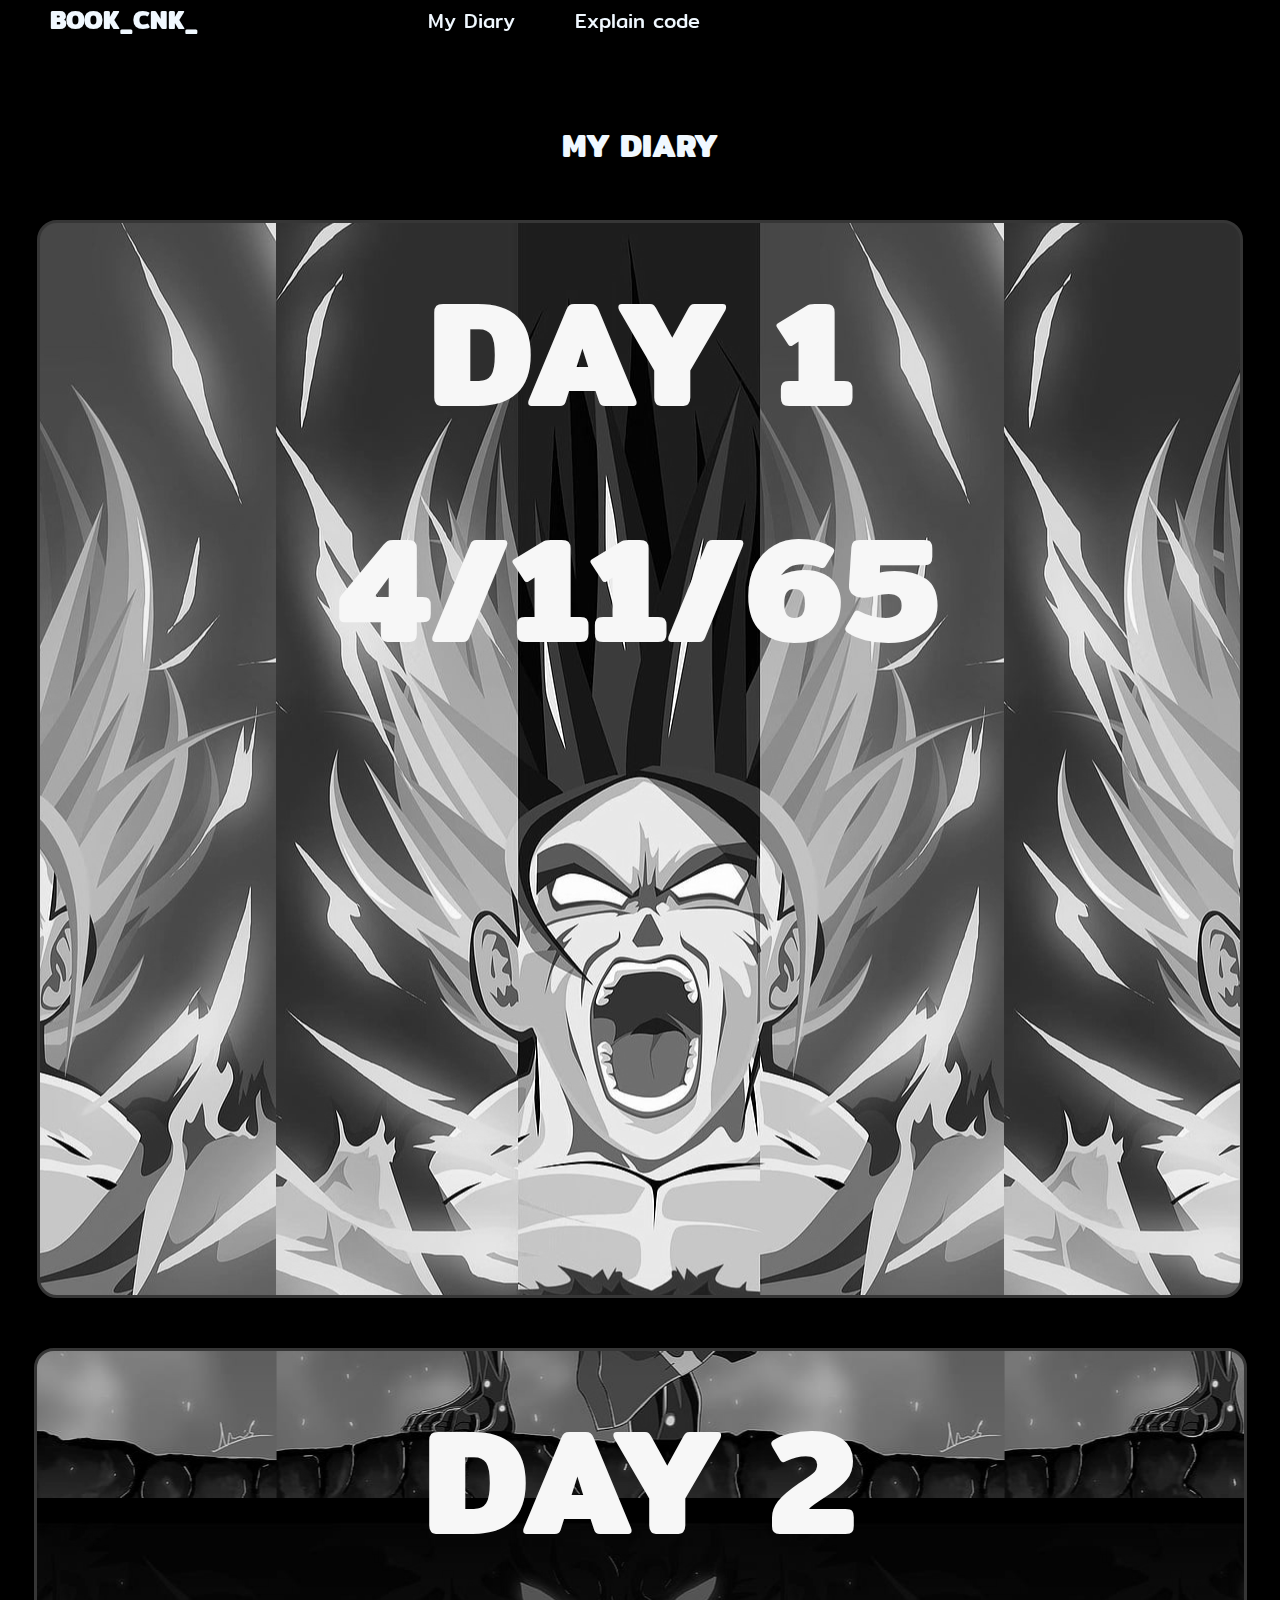
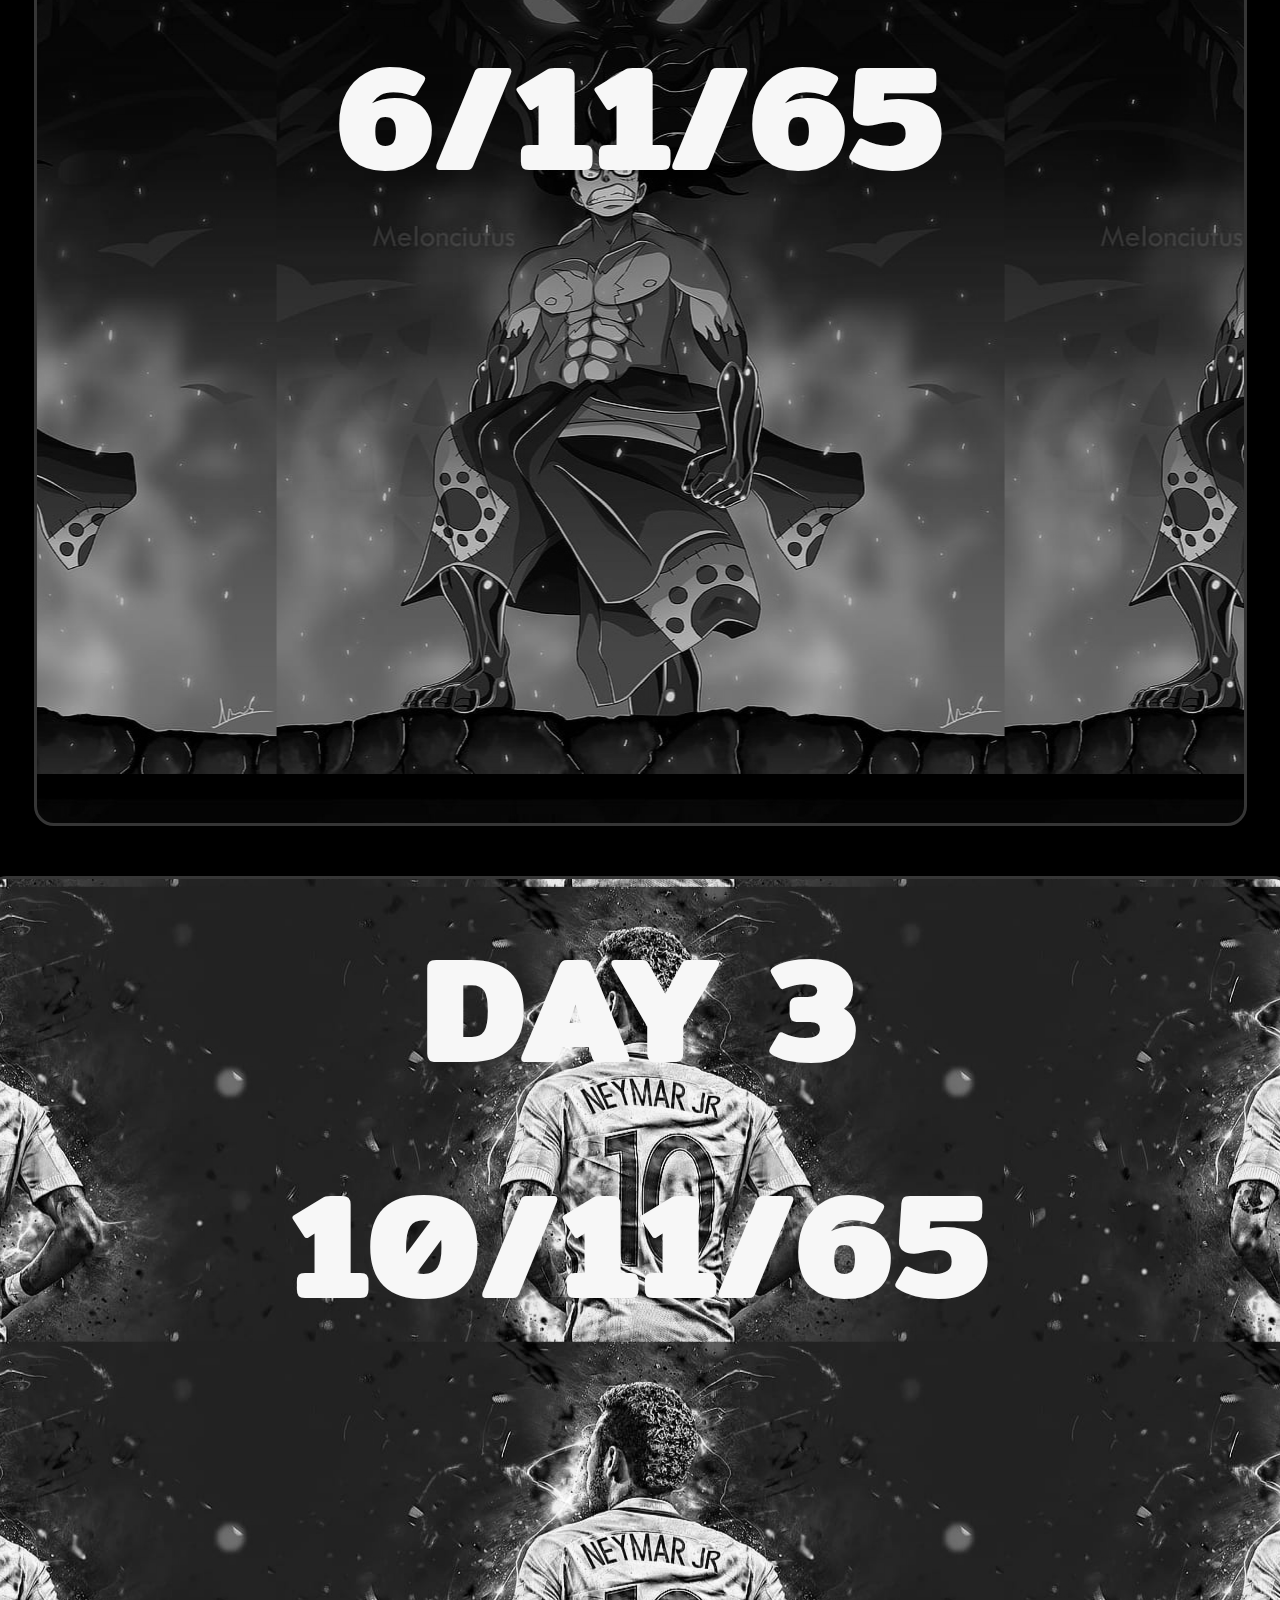
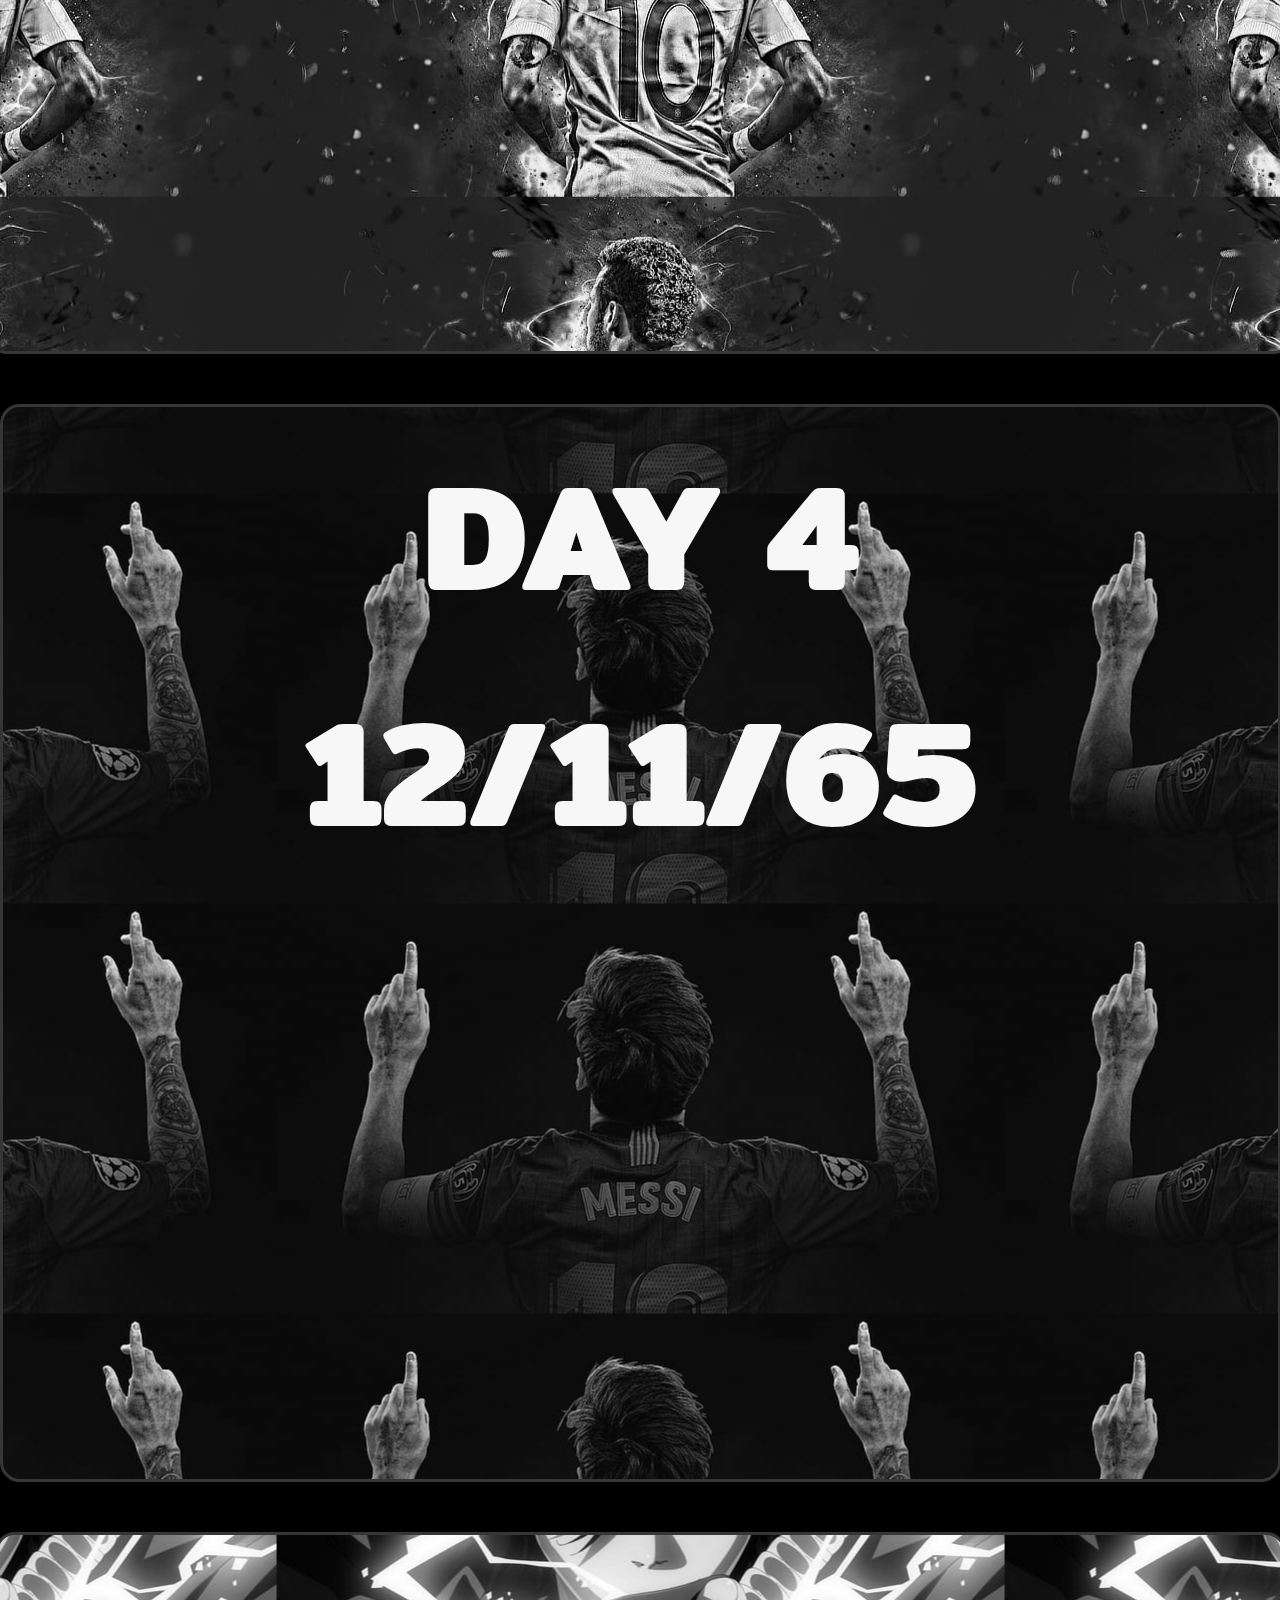
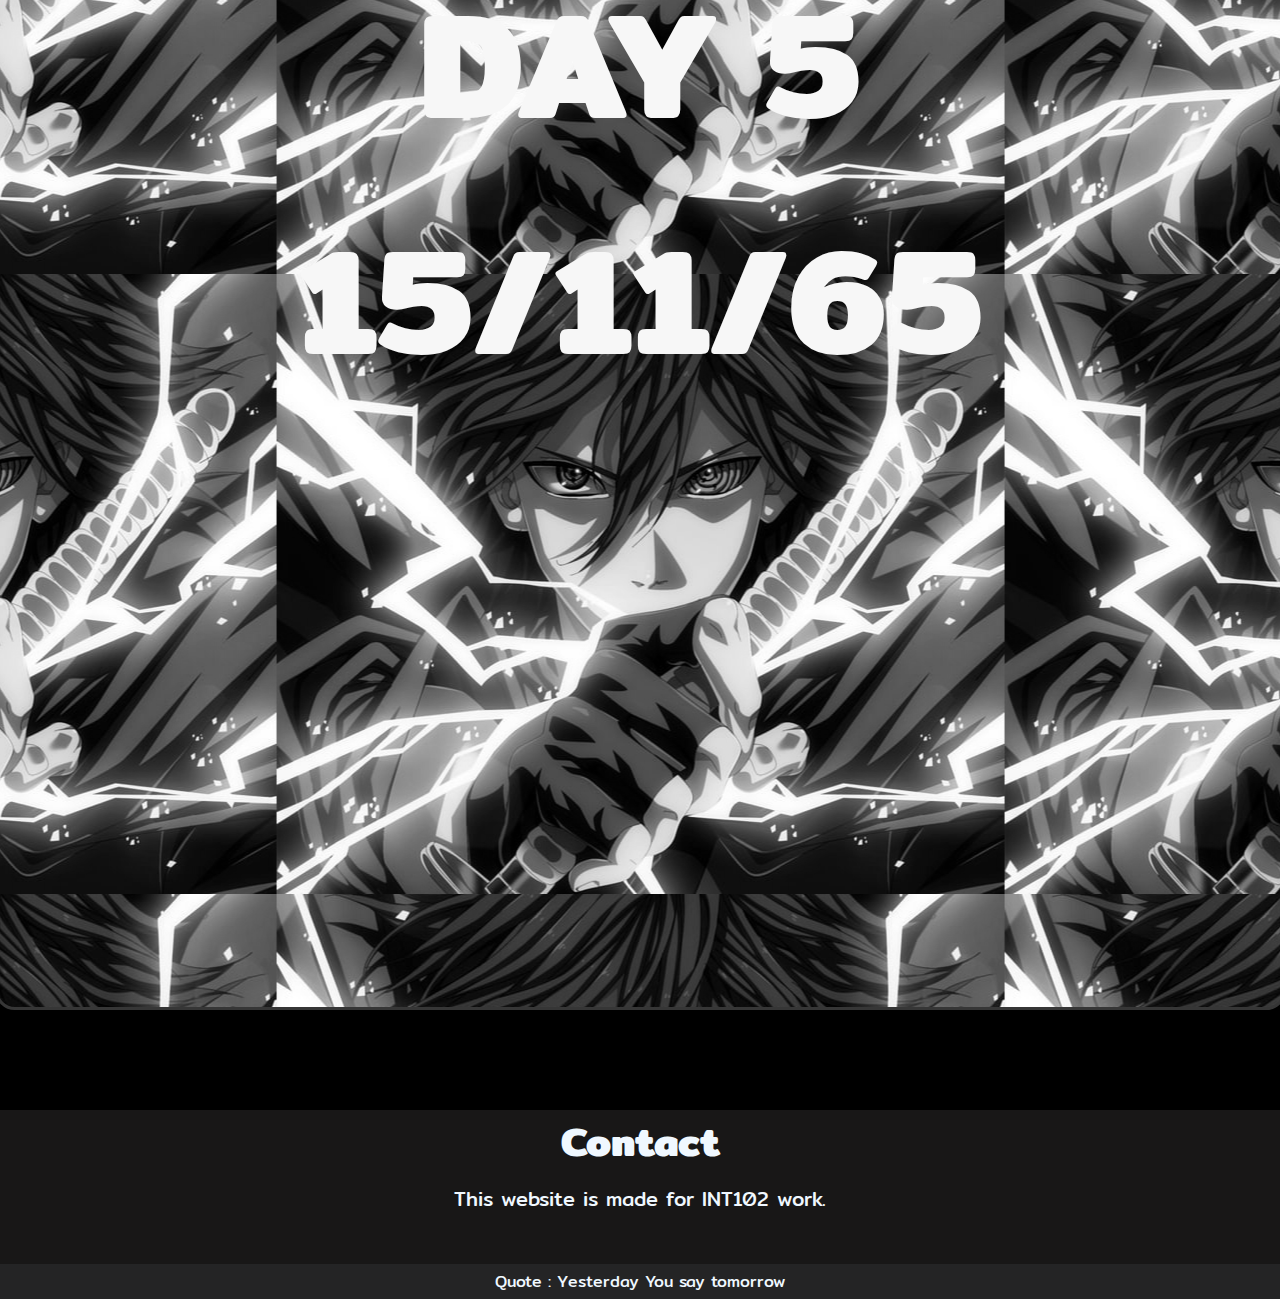
<file: html/mydiary.html>
<!DOCTYPE html>
<html lang="en">

<head>
    <meta charset="UTF-8">
    <meta http-equiv="X-UA-Compatible" content="IE=edge">
    <meta name="viewport" content="width=device-width, initial-scale=1.0">
    <title>My diary</title>
    <link rel="stylesheet" href="../css/index.css">
    <link rel="icon" type="image/x-icon" href="../img/me1.png">
    <link rel="stylesheet" href="../css/diary.css">
    <link rel="stylesheet" href="https://cdnjs.cloudflare.com/ajax/libs/font-awesome/6.2.0/css/all.min.css"
        integrity="sha512-xh6O/CkQoPOWDdYTDqeRdPCVd1SpvCA9XXcUnZS2FmJNp1coAFzvtCN9BmamE+4aHK8yyUHUSCcJHgXloTyT2A=="
        crossorigin="anonymous" referrerpolicy="no-referrer" />
</head>

<body>
    <header>
        <div class="logo">
            <a href="../html/index.html">BOOK_CNK_</a>
        </div>
        <div class="hamberger">
            <div class="line"></div>
            <div class="line"></div>
            <div class="line"></div>
        </div>
        <nav class="nav-bar">
            <ul>
                <li>
                    <a href="./mydiary.html" class="nav-bar-diary">My Diary</a>
                </li>
                <li>
                    <a href="./explan.html" class="nav-bar-explan">Explain code</a>
                </li>
            </ul>
        </nav>
    </header>

    <div class="all-diary">


        <h1>
            MY DIARY
        </h1>

        <a href="./day1.html">
            <div class="content-dia-1">
                <h1>
                    DAY 1 <br> 4/11/65  
                </h1>
            </div>
        </a>

        <a href="./day2.html">
            <div class="content-dia-2">
                <h1>
                    DAY 2 <br> 6/11/65  
                </h1>
            </div>
        </a>

        <a href="./day3.html">
            <div class="content-dia-3">
                <h1>
                    DAY 3 <br> 10/11/65
                </h1>
            </div>
        </a>

        <a href="./day4.html">
            <div class="content-dia-4">
                <h1>
                    DAY 4 <br> 12/11/65
                </h1>
            </div>
        </a>

        <a href="./day5.html">
            <div class="content-dia-5">
                <h1>
                    DAY 5  <br> 15/11/65 
                </h1>
            </div>
        </a>
    </div>




    <footer>
        <div class="footer-content" style="margin-top: 100px;">
            <h3>Contact</h3>
            <p>This website is made for INT102 work.</p>
            <ul class="socials">
                <li>
                    <a href=""><i class="fa-brands fa-instagram"></i></a>
                </li>
                <li>
                    <a href="https://www.facebook.com/book.chanakarn/" target="_blank"><i
                            class="fa-brands fa-facebook "></i></a>
                </li>
                <li>
                    <a href="https://github.com/BookCnk" target="_blank"><i class="fa-brands fa-github"></i></a>
                </li>
                <li>
                    <a href="https://www.youtube.com/channel/UCiDeHL60P4KA8roM4_jMufg" target="_blank"><i
                            class="fa-brands fa-youtube"></i></a>
                </li>
            </ul>
        </div>
        <div class="footer-bottom">
            <p>Quote : Yesterday You say tomorrow</p>
        </div>
    </footer>

</body>
</file>
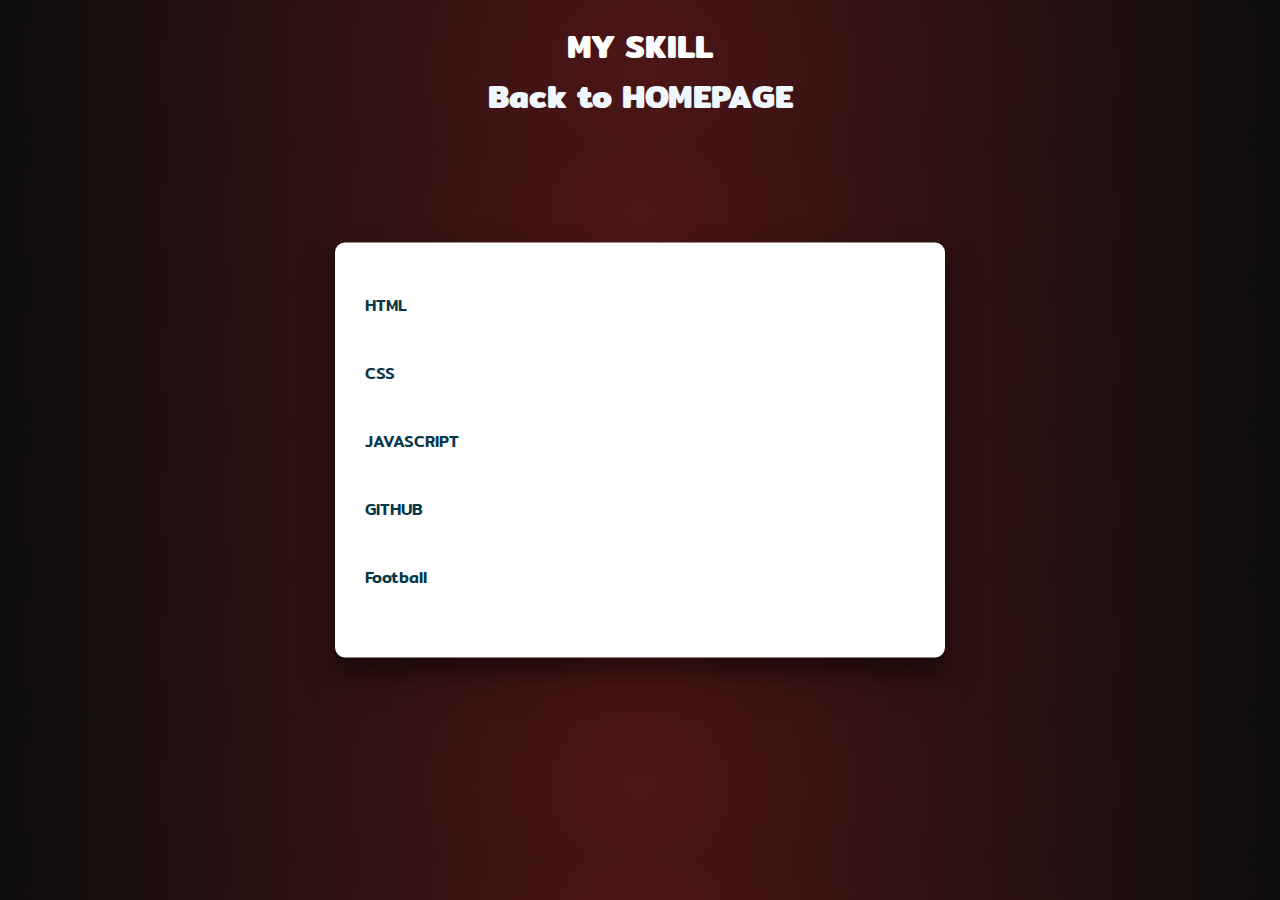
<file: html/myskill.html>
<!DOCTYPE html>
<html lang="en">

<head>
    <meta charset="UTF-8">
    <meta http-equiv="X-UA-Compatible" content="IE=edge">
    <meta name="viewport" content="width=device-width, initial-scale=1.0">
    <title>myskill</title>
    <link rel="stylesheet" href="../css/myskill.css">
    
</head>

<body>

    <div class="header">
        <h1>
            MY SKILL  <br><a href="./index.html" class="link-hp" style="text-decoration: none; color: aliceblue;" >Back to HOMEPAGE</a>
        </h1>
    </div>

    <div class="skills">
        <div class="skills-bar">
            <div class="bar">
                <div class="info">
                    <span>HTML</span>
                </div>
                <div class="progress-line"><span class="html"></span></div>
                <div class="bar">
                    <div class="info">
                        <span>CSS</span>
                    </div>
                    <div class="progress-line"><span class="css"></span></div>
                    <div class="bar">
                        <div class="info">
                            <span>JAVASCRIPT</span>
                        </div>
                        <div class="progress-line"><span class="bootstrap"></span></div>
                        <div class="bar">
                            <div class="info">
                                <span>GITHUB</span>
                            </div>
                            <div class="progress-line">
                                <span class="javascript"></span>
                            </div>
                            <div class="bar">
                                <div class="info">
                                    <span>Football</span>
                                </div>
                                <div class="progress-line"><span class="c"></span></div>
                            </div>
                        </div>
                    </div>
                </div>
            </div>
        </div>
    </div>



</body>

</html>
</file>
<file: css/index.css>
@import url('https://fonts.googleapis.com/css2?family=Mitr:wght@300&display=swap');
@import url('https://fonts.googleapis.com/css2?family=Roboto:wght@700&display=swap');


*{
    margin: 0;
    padding: 0;
    color: aliceblue; 
    font-family: 'Mitr', sans-serif;
    text-decoration: none;
    list-style: none;
}

body{
    background-color: black;
    z-index: 11;
    /* background-image: url('https://images.unsplash.com/photo-1668189211722-e711e9fcb7d8?ixlib=rb-4.0.3&ixid=MnwxMjA3fDB8MHxwaG90by1wYWdlfHx8fGVufDB8fHx8&auto=format&fit=crop&w=1169&q=80'); */
}

.nav-bar-diary:hover{
    color: #fff;
    text-shadow:
    0 0 5px #fff,
    0 0 10px #fff,
    0 0 20px #fff,
    0 0 40px #0ff,
    0 0 80px #0ff,
    0 0 90px #0ff,
    0 0 100px #0ff,
    0 0 150px #0ff;
}

.nav-bar-explan:hover{
    color: #fff;
    text-shadow:
    0 0 5px #fff,
    0 0 10px #fff,
    0 0 20px #fff,
    0 0 40px #0ff,
    0 0 80px #0ff,
    0 0 90px #0ff,
    0 0 100px #0ff,
    0 0 150px rgb(0, 255, 115);
}


header{
    width: 100%;
    height: 4   0px; 
    display: flex;
    position: fixed;
    justify-content: space-between;
    width: calc(100vw - 600px);
    background-color: transparent ;
    padding: 20px 300px;
    background-color: #000000a0;
    -webkit-backdrop-filter: blur(8px);
    backdrop-filter: blur(8px);
    align-items: center;
    z-index: 10;
}

.content-vdo1{
    padding-top: 120px;
}

.my-information{
    font-size: 25px;
    text-align: center;
}
/* .navbar {
    display: flex;
    position: fixed;
    justify-content: space-between;
    calc เหมือนเครื่องคิดเลขเพราะว่า 200 บวก 200 จาก padding 
    width: calc(100vw - 600px);
    background-color: transparent ;
    padding: 20px 300px;
    background-color: #000000a0;
    -webkit-backdrop-filter: blur(8px);
    backdrop-filter: blur(8px);
    align-items: center;
} */

.hamberger{
    display: none;
}

.content-diary{
    background: rgb(58,135,29);
    background: linear-gradient(137deg, rgba(58,135,29,1) 0%, rgba(22,33,20,1) 100%);
    border-radius: 20px;
    margin: 0 150px;
    margin-bottom: 50px;
    display: flex;
    flex-direction: column;
    align-items: center;
}

.content-diary-img{
    padding: 20px;
    display: block;
    margin-left: auto;
    margin-right: auto;
    width: 100px;
}

.content-explan p{
    font-size: 30px;

}

/* background: rgb(56,239,125);
background: linear-gradient(137deg, rgba(56,239,125,1) 0%, rgba(0,129,108,1) 100%); */

.content-diary h1{
    text-align: center;
}

.content-diary p{
    text-align: center;
    font-size: 30px;
}

.content-explan{
    background: rgb(56,239,125);
    background: linear-gradient(137deg, rgba(56,239,125,1) 0%, rgba(0,129,108,1) 100%);
    margin: 0 150px;
    margin-bottom: 50px;
    display: flex;
    flex-direction: column;
    align-items: center;
    border-radius: 20px;
}



.nav-bar ul{
    display: flex;
}
.nav-bar ul li a {
    display: block;
    font-size: 20px;
    padding: 0 30px;
}

i{
    font-size: 80px;
}

.contact-list{
    text-align: center;

}

.contact-list ul li{
    padding-top: 20px;
   
    
}

.btn-15 {
    background: #b621fe;
    border: none;
    z-index: 1;
  }
  .btn-15:after {
    position: absolute;
    content: "";
    width: 0;
    height: 100%;
    top: 0;
    right: 0;
    z-index: -1;
    background-color: #099c15;
    border-radius: 5px;
     box-shadow:inset 2px 2px 2px 0px rgba(255,255,255,.5),
     7px 7px 20px 0px rgba(0,0,0,.1),
     4px 4px 5px 0px rgba(0,0,0,.1);
    transition: all 0.3s ease;
  }
  .btn-15:hover {
    color: #fff;
  }
  .btn-15:hover:after {
    left: 0;
    width: 100%;
  }
  .btn-15:active {
    top: 2px;
  }

  button {
    margin: 20px;
  }
  .custom-btn {
    width: 130px;
    height: 40px;
    color: #fff;
    border-radius: 5px;
    padding: 10px 25px;
    font-family: 'Lato', sans-serif;
    font-weight: 500;
    background: transparent;
    cursor: pointer;
    transition: all 0.3s ease;
    position: relative;
    display: inline-block;
     box-shadow:inset 2px 2px 2px 0px rgba(255,255,255,.5),
     7px 7px 20px 0px rgba(0,0,0,.1),
     4px 4px 5px 0px rgba(0,0,0,.1);
    outline: none;
  }

.custom-btn btn-16{
    margin-left: auto;
    margin-right: auto;
    display: block;
}

.btn-16 {
    background: #b621fe;
    border: none;
    z-index: 1;
  }
  .btn-16:after {
    position: absolute;
    content: "";
    width: 0;
    height: 100%;
    top: 0;
    right: 0;
    z-index: -1;
    background-color: #00887d;
    border-radius: 5px;
     box-shadow:inset 2px 2px 2px 0px rgba(255,255,255,.5),
     7px 7px 20px 0px rgba(0,0,0,.1),
     4px 4px 5px 0px rgba(0,0,0,.1);
    transition: all 0.3s ease;
  }
  .btn-16:hover {
    color: #fff;
  }
  .btn-16:hover:after {
    left: 0;
    width: 100%;
  }
  .btn-16:active {
    top: 2px;
  }

  button {
    margin: 20px;
  }
  .custom-btn {
    width: 130px;
    height: 40px;
    color: #fff;
    border-radius: 5px;
    padding: 10px 25px;
    font-family: 'Lato', sans-serif;
    font-weight: 500;
    background: transparent;
    cursor: pointer;
    transition: all 0.3s ease;
    position: relative;
    display: inline-block;
     box-shadow:inset 2px 2px 2px 0px rgba(255,255,255,.5),
     7px 7px 20px 0px rgba(0,0,0,.1),
     4px 4px 5px 0px rgba(0,0,0,.1);
    outline: none;
  }

.custom-btn btn-16{
    margin-left: auto;
    margin-right: auto;
    display: block;
}

.custom-btn btn-17{
    margin-left: auto;
    margin-right: auto;
    display: block;
}

.btn-17 {
    background: #b621fe;
    border: none;
    z-index: 1;
  }
  .btn-17:after {
    position: absolute;
    content: "";
    width: 0;
    height: 100%;
    top: 0;
    right: 0;
    z-index: -1;
    background-color: #b92b9b;
    border-radius: 5px;
     box-shadow:inset 2px 2px 2px 0px rgba(255,255,255,.5),
     7px 7px 20px 0px rgba(0,0,0,.1),
     4px 4px 5px 0px rgba(0,0,0,.1);
    transition: all 0.3s ease;
  }
  .btn-17:hover {
    color: #fff;
  }
  .btn-17:hover:after {
    left: 0;
    width: 100%;
  }
  .btn-17:active {
    top: 2px;
  }

  button {
    margin: 20px;
  }
  .custom-btn {
    width: 130px;
    height: 40px;
    color: #fff;
    border-radius: 5px;
    padding: 10px 25px;
    font-family: 'Lato', sans-serif;
    font-weight: 500;
    background: transparent;
    cursor: pointer;
    transition: all 0.3s ease;
    position: relative;
    display: inline-block;
     box-shadow:inset 2px 2px 2px 0px rgba(255,255,255,.5),
     7px 7px 20px 0px rgba(0,0,0,.1),
     4px 4px 5px 0px rgba(0,0,0,.1);
    outline: none;
  }

.custom-btn btn-16{
    margin-left: auto;
    margin-right: auto;
    display: block;
}

  
  btn-cen{
   display: flex;
  }

footer{
    background-color: rgb(24, 23, 23);
    height: auto; 
    /* width: 100vw;
    padding: 20px; */
}

.footer-content{
    display: flex;
    align-items: center;
    justify-content: center;
    flex-direction: column; 
    text-align: center; 
}

.footer-content h3{
    font-size: 40px;
    /* font-weight: 400; */
    text-transform: capitalize;
    font-weight: bold; 
}

.footer-content p{
    max-width: 500px;
    margin: 10px;
    font-size: 20px;
}

.socials {
    display: flex;
    align-items: center;
    transition: text-shadow 2s;
}

.socials li {
    margin: 20px 30px;
    font-size: 10px;    
}

.my-name{
    font-size: 60px;
    /* border: 1px solid red; */
    text-align: center;
}

.content-vdo {
    /* border: 1px solid red; */
    text-align: center;
}

.socials i {
    font-size: 40px;

}

.text-1{
    font-size: 30px;
    font-weight: bolder;
    font-family: 'Roboto', sans-serif;
}


.content-2{
    display: grid;
    grid-template-columns:1fr 1fr;
    gap: 50px;
    margin-left: 150px;
    margin-right: 150px;
    margin-bottom: 50px;
}

.footer-bottom p{
    text-align: center;
    padding: 5px;
    background-color: #242425;
    align-items: center;
}

.content-2-1{
    background: rgb(51,53,126);
    background: linear-gradient(137deg, rgba(51,53,126,1) 0%, rgba(6,9,23,1) 100%, rgba(121,9,9,1) 100%);
    padding: 20px;
    border-radius: 20px;
    text-align: center;
}

.content-2-2{
    background: rgb(182,43,31);
    background: linear-gradient(137deg, rgba(182,43,31,1) 0%, rgba(84,0,0,1) 100%);
    padding: 20px;
    border-radius: 20px;
    text-align: center;
}

.img-me2{
    text-align: center;
    padding-top: 120px;
}


.img-diary {
    color: aliceblue;
    z-index: 20;

}

.content-myskill{
    background-color: #4158D0;
    background-image: linear-gradient(43deg, #4158D0 0%, #C850C0 46%, #FFCC70 100%);
    margin: 0 150px;
    margin-bottom: 50px;
    display: flex;
    flex-direction: column;
    align-items: center;
    border-radius: 20px;
}




.logo{
    font-size: 25px;
    font-weight: bolder;
    font-family: 'Roboto', sans-serif;
    
}

.bth-th{
    background-color: #2563eb;
    padding: 0 15px;
    border-radius: 30px;
}

.bth-th:hover{
    background-color: #2557c5;
}

.nav-link{
    display: flex;
    gap: 30px;
    font-size: 20px;
}

@media only screen and (max-width: 1320px){
    header{
        padding: 0 50px;
    }
}

@media only screen and (max-width: 1100px){
    header{
        padding: 0 30px;
    }
}
 
.socials a{
    transition:text-shadow 0.5s;

}

.socials a:hover {

    color: rgb(44, 255, 2);
    text-shadow:
    0 0 5px #fff,
    0 0 10px #fff,
    0 0 20px #fff,
    0 0 40px rgb(0, 255, 34),
    0 0 80px rgb(0, 255, 64),
    0 0 90px rgb(4, 255, 4),
    0 0 100px rgb(7, 235, 18),
    0 0 150px rgb(0, 255, 34);

}
</file>
<file: css/diary.css>
.all-diary{
  padding-top: 120px;
  display: flex;
  flex-direction: column;
  align-items: center;
}

.content-dia-1{
  border: 3px solid red;
  padding: 300px;
  margin-top: 50px;
  border-radius: 20px;
  box-sizing: border-box;
  text-align: center;
  background-image: url("../img/Day1-imgg.jpg");
  background-position: 50% 75%;
  filter: grayscale(100%);
} 

.content-dia-1:hover{
  transform: scale(1.05);
  transition: transform .2s; /* Animation */
  text-shadow:
    0 0 5px #fff,
    0 0 10px #fff,
    0 0 20px #fff,
    0 0 40px rgb(0, 0, 0),
    0 0 80px rgb(0, 0, 0),
    0 0 90px rgb(0, 0, 0),
    0 0 100px rgb(0, 0, 0),
    0 0 150px rgb(0, 0, 0);
    transition: 0.5s;
  filter: grayscale(0);
}


.content-dia-2{
  border: 3px solid red;
  padding: 300px;
  margin-top: 50px;
  border-radius: 20px;
  box-sizing: border-box;
  text-align: center;
  background-image: url("../img/Day2-img.jpg");
  background-position: 50% 75%;
  filter: grayscale(100%);
}

.content-dia-2:hover{
  transform: scale(1.05);
  transition: transform .2s; /* Animation */
  text-shadow:
    0 0 5px #fff,
    0 0 10px #fff,
    0 0 20px #fff,
    0 0 40px rgb(0, 0, 0),
    0 0 80px rgb(0, 0, 0),
    0 0 90px rgb(0, 0, 0),
    0 0 100px rgb(0, 0, 0),
    0 0 150px rgb(0, 0, 0);
    transition: 0.5s;
    filter: grayscale(0);
}

.content-dia-3{
  border: 3px solid red;
  padding: 300px;
  margin-top: 50px;
  border-radius: 20px;
  box-sizing: border-box;
  text-align: center;
  background-image: url("../img/day3.jpg");
  background-position: 50% 75%;
  filter: grayscale(100%);
}

.content-dia-3:hover{
  transform: scale(1.05);
  transition: transform .2s; /* Animation */
  text-shadow:
    0 0 5px #fff,
    0 0 10px #fff,
    0 0 20px #fff,
    0 0 40px rgb(0, 0, 0),
    0 0 80px rgb(0, 0, 0),
    0 0 90px rgb(0, 0, 0),
    0 0 100px rgb(0, 0, 0),
    0 0 150px rgb(0, 0, 0);
    transition: 0.5s;
    filter: grayscale(0);
}

.content-dia-4{
  border: 3px solid red;
  padding: 300px;
  margin-top: 50px;
  border-radius: 20px;
  box-sizing: border-box;
  text-align: center;
  background-image: url("../img/DAY4.jpg");
  background-position: 50% 75%;
  filter: grayscale(100%);
}

.content-dia-4:hover{
  transform: scale(1.05);
  transition: transform .2s; /* Animation */
  text-shadow:
    0 0 5px #fff,
    0 0 10px #fff,
    0 0 20px #fff,
    0 0 40px rgb(0, 0, 0),
    0 0 80px rgb(0, 0, 0),
    0 0 90px rgb(0, 0, 0),
    0 0 100px rgb(0, 0, 0),
    0 0 150px rgb(0, 0, 0);
    transition: 0.5s;
    filter: grayscale(0);
}

.content-dia-5{
  border: 3px solid red;
  padding: 300px;
  margin-top: 50px;
  border-radius: 20px;
  box-sizing: border-box;
  text-align: center;
  background-image: url("../img/Day5.jpg");
  background-position: 50% 75%;
  filter: grayscale(100%);
}

.content-dia-5:hover{
  transform: scale(1.05);
  transition: transform .2s; /* Animation */
  text-shadow:
    0 0 5px #fff,
    0 0 10px #fff,
    0 0 20px #fff,
    0 0 40px rgb(0, 0, 0),
    0 0 80px rgb(0, 0, 0),
    0 0 90px rgb(0, 0, 0),
    0 0 100px rgb(0, 0, 0),
    0 0 150px rgb(0, 0, 0);
    transition: 0.5s;
    filter: grayscale(0);
}


.content-dia-1 h1{
  /* border: 3px solid rgb(157, 255, 0); */
  position: relative;
  bottom: 290px;
  font-size: 150px;
} 

.content-dia-2 h1{
  /* border: 3px solid rgb(157, 255, 0); */
  position: relative;
  bottom: 290px;
  font-size: 150px;
} 

.content-dia-3 h1{
  /* border: 3px solid rgb(157, 255, 0); */
  position: relative;
  bottom: 290px;
  font-size: 150px;
} 

.content-dia-4 h1{
  /* border: 3px solid rgb(157, 255, 0); */
  position: relative;
  bottom: 290px;
  font-size: 150px;
} 

.content-dia-5 h1{
  /* border: 3px solid rgb(157, 255, 0); */
  position: relative;
  bottom: 290px;
  font-size: 150px;
} 

.img-day1{
  margin: 50px 120px 50px 120px;
  display: flex;
}

.img-day1 img{
  display: block;
  margin-left: auto;
  margin-right: auto;
  width: 45%;
  border-radius: 50px;

}


.content-day1{
  padding:120px 120px 50px 120px;
  align-items: center;
}

.content-day2{
  padding:120px 120px 50px 120px 
}

.content-day1 p{
  font-size: 26px;
  
}

.footer-dai-1{
  text-align: center;
  margin-bottom: 70px;
}

.footer-dai-1 a{
  padding: 0 30px 0 30px;
  font-size: 30px;
}

.footer-dai-1 a:hover{
  padding: 0 30px 0 30px;
  font-size: 30px;
  color: #fff;
    text-shadow:
    0 0 5px #fff,
    0 0 10px #fff,
    0 0 20px #fff,
    0 0 40px #0ff,
    0 0 80px #0ff,
    0 0 90px #0ff,
    0 0 100px #0ff,
    0 0 150px #0ff;
    transition: 0.5s;
}
</file>
<file: css/explan.css>
.img-me2{
    display: block;
    margin-left: auto;
    margin-right: auto;
    width: 50vh;
}

.center {
    margin-top: 30px;
    display: block;
    margin-left: auto;
    margin-right: auto;
    width: 50%;
    border-radius: 30px;
}

.h3-topic{
    text-align: center;
    font-size: 30px;
    padding: 30px;
}
</file>
<file: css/myskill.css>
@import url('https://fonts.googleapis.com/css2?family=Mitr:wght@300&display=swap');
@import url('https://fonts.googleapis.com/css2?family=Roboto:wght@700&display=swap');


body {
    background: rgb(77,21,21);
    background: radial-gradient(circle, rgba(77,21,21,1) 0%, rgba(14,13,13,1) 100%);
    font-family: 'Mitr', sans-serif;
    text-decoration: none;
  }
  
  
  .skills {
    position: absolute;
    top: 50%;
    left: 50%;
    transform: translate(-50%, -50%);
    background: #fff;
    border-radius: 10px;
    box-shadow: 0 19px 38px rgba(0, 0, 0, 0.3), 0 15px 12px rgba(0, 0, 0, 0.22);
  }
  
  .skills-bar {
    padding: 25px 30px;
  }
  
  .skills-bar .bar {
    margin: 25px 0;
  }
  
  .skills-bar .bar .info span {
    font-size: 1rem;
    font-weight: 500;
  }
  
  .skills-bar .bar .info {
    margin-bottom: 8px;
    color: #07374a;
  }
  
  .skills-bar .bar .progress-line {
    position: relative;
    height: 10px;
    width: 550px;
    background: #f0f0f0;
    border-radius: 10px;
    transform: scaleX(0);
    transform-origin: left;
    animation: animate 1s cubic-bezier(1, 0, 0.5, 1) forwards;
  } 
  
  .bar .progress-line span {
    position: absolute;
    background: rgb(106,9,9);
    background: linear-gradient(137deg, rgba(106,9,9,1) 0%, rgba(228,37,16,1) 100%);
    height: 100%;
    border-radius: 10px;
    transform: scaleX(0);
    transform-origin: left;
    /* text-transfrom = uppercase; */
    animation: animate 1s 1s cubic-bezier(1, 0, 0.5, 1) forwards;
  }
  
  @keyframes animate {
    100% {
      transform: scaleX(1);
    }
  }
  
  .progress-line .html {
    width: 80%;
  }
  .progress-line .css {
    width: 70%;
  }
  .progress-line .bootstrap {
    width: 30%;
  }
  .progress-line .javascript {
    width: 65%;
  }
  .progress-line .c {
    width: 99%;
  }
  
  .bar .progress-line span::before {
    position: absolute;
    content: "";
    height: 0;
    right: 0;
    top: -14px;
    width: 0;
    border: 7px solid transparent;
    border-bottom-width: 0px;
    border-right-width: 0px;
    border-top-style: #f0f0f0;
    border-top-color: #07374a;
  }
  
  .bar .progress-line span::after {
    position: absolute;
    right: 0;
    top: -28px;
    color: #f0f0f0;
    font-size: 12px;
    font-weight: 700;
    background: #dd4040;
    padding: 1px 8px;
    border-radius: 3px;
  }
  
  
  .progress-line .html::after {
    content: "80%";
  }
  .progress-line .css::after {
    content: "70%";
  }
  .progress-line .bootstrap::after {
    content: "30%";
  }
  .progress-line .javascript::after {
    content: "65%";
  }
  .progress-line .c::after {
    content: "99%";
  }
  
  /* ////........Media Query........//// */
  
  @media (max-width: 700px) {
      .skills{
          width: 80%;
      }
  
      .skills-bar .bar .progress-line{
          width: 100%;
      }
  }     
  
.header{
    text-align: center;
}

.header h1{
    color: #fff;
    font-weight: 1200;
}

.button5 {
    background-color: white;
    color: black;
    border: 2px solid #555555;
    border-radius: 20px;
  }
  
  .button5:hover {
    background-color: #555555;
    color: white;
    border-radius: 20px;
  }

.link-hp:hover{
  background: rgb(93,9,9);
  background: linear-gradient(0deg, rgba(93,9,9,1) 0%, rgba(240,9,9,1) 100%);
  padding: 5px;
  border-radius: 10px;
}
</file>
